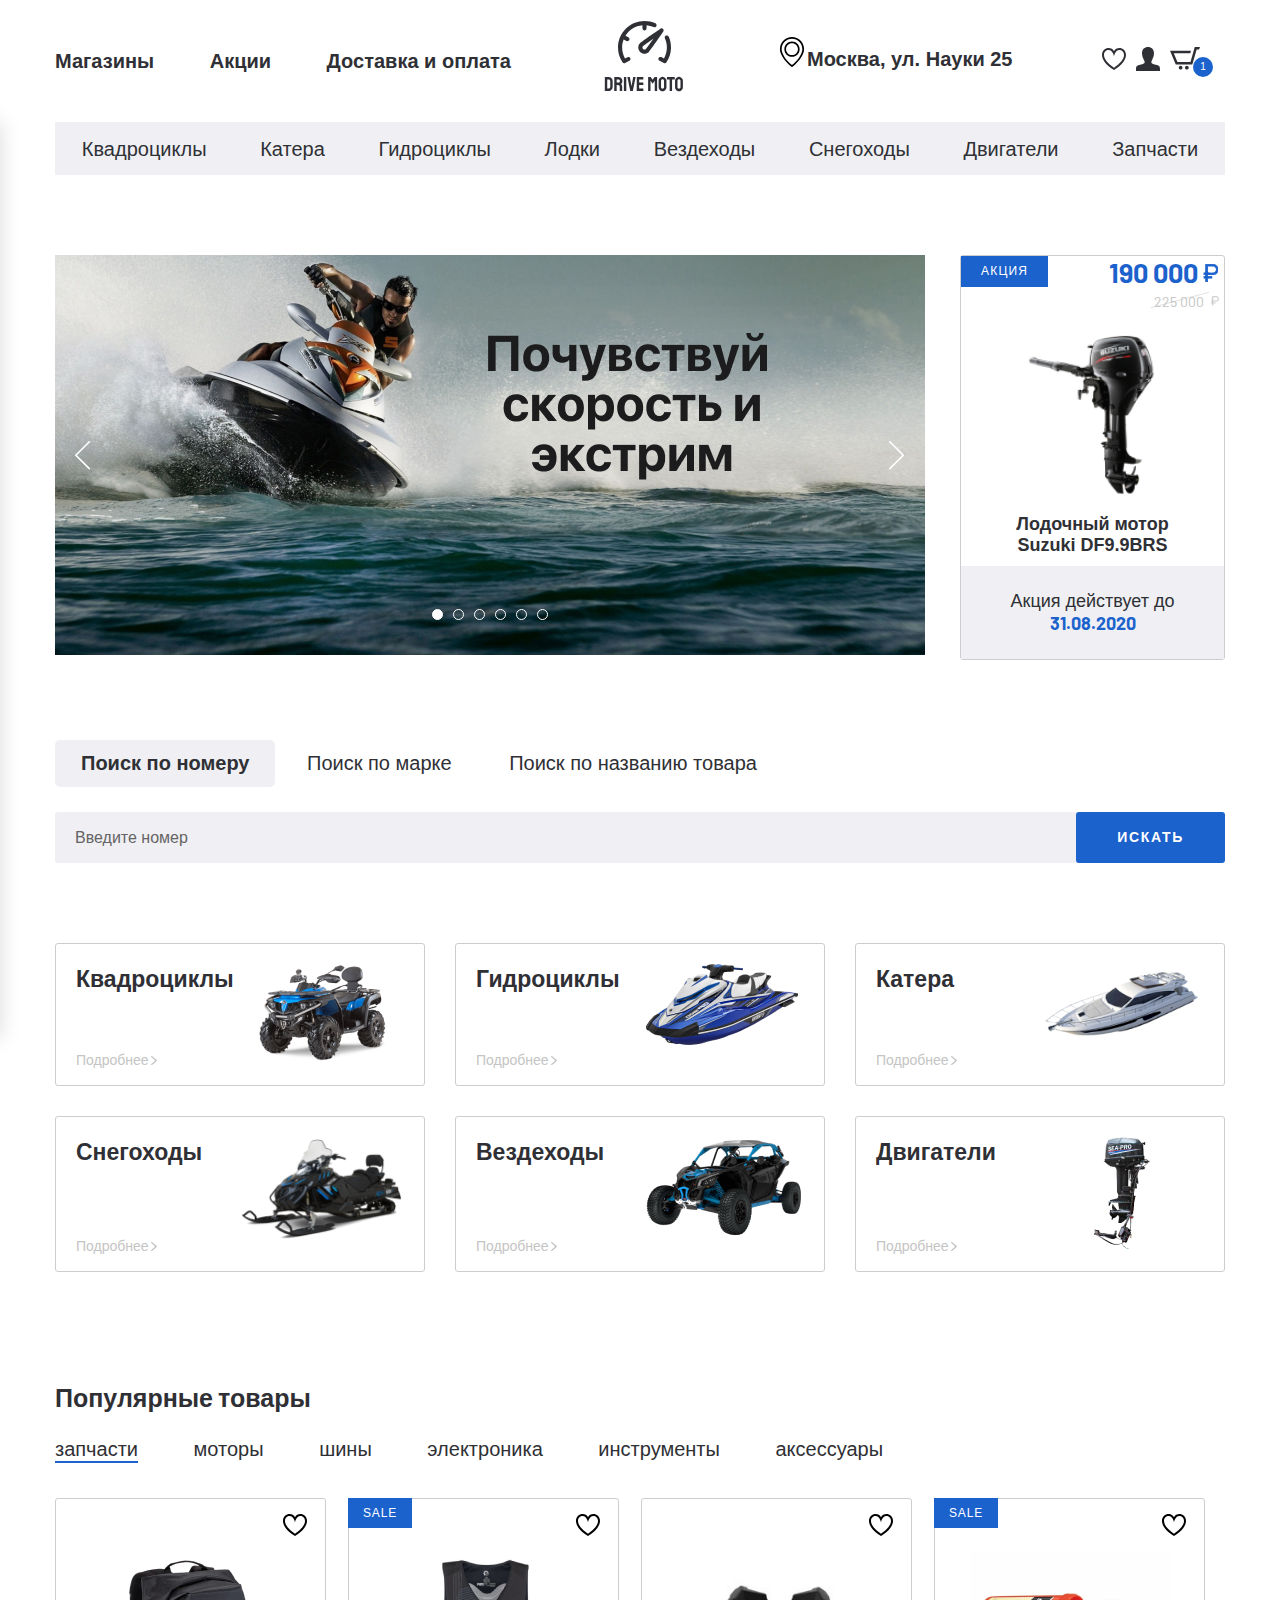
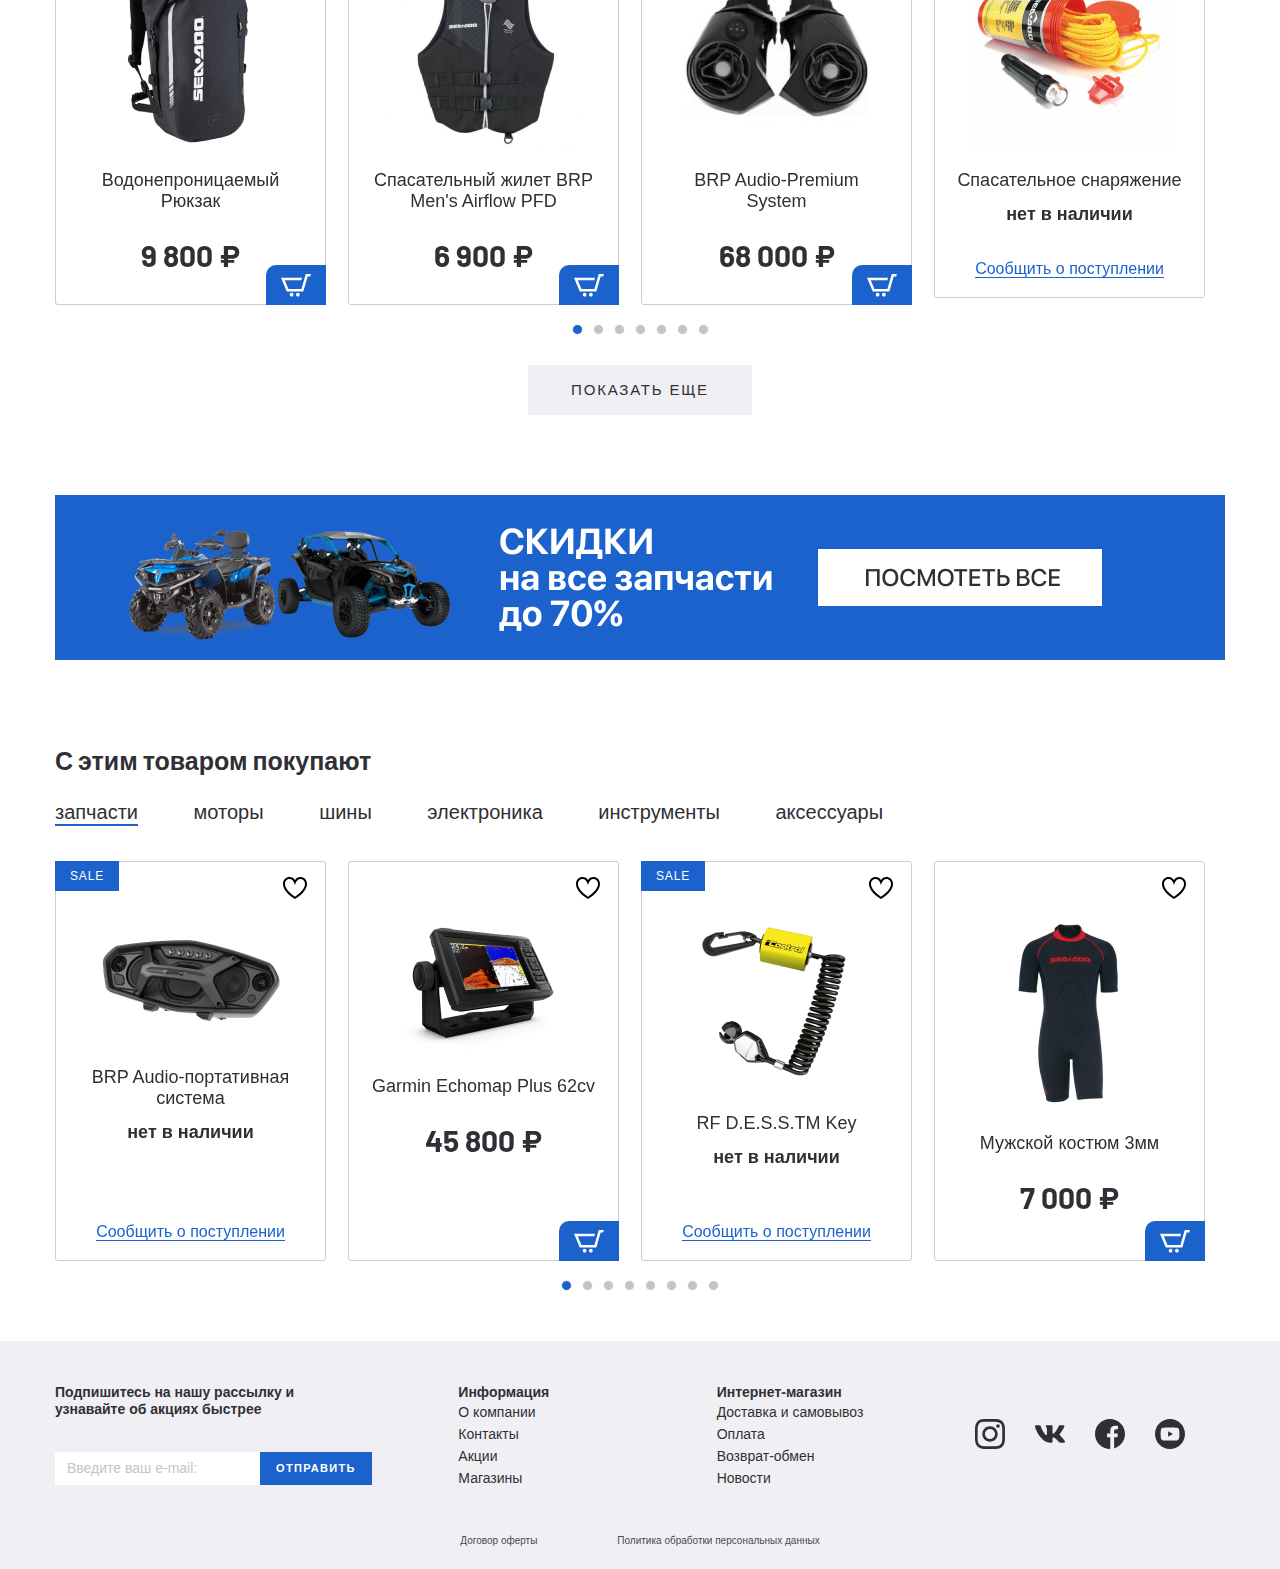
<file: index.html>
<!DOCTYPE html>
<html lang="ru">
  <head>
    <meta charset="UTF-8" />
    <meta name="viewport" content="width=device-width, initial-scale=1.0" />
    <meta http-equiv="X-UA-Compatible" content="ie=edge" />
    <title>Shop</title>
    <link href="https://fonts.googleapis.com/css2?family=Barlow:wght@400;700&display=swap" rel="stylesheet" />
    <link rel="stylesheet" href="css/normalize.css" />
    <link rel="stylesheet" href="css/slick.css" />
    <link rel="stylesheet" href="css/fonts.css" />
    <link rel="stylesheet" href="css/ion.rangeSlider.css" />
    <link rel="stylesheet" href="css/jquery.formstyler.css" />
    <link rel="stylesheet" href="css/jquery.formstyler.theme.css" />
    <link rel="stylesheet" href="css/jquery.rateyo.min.css" />
    <link rel="stylesheet" href="css/style.css" />
    <link rel="stylesheet" href="css/media.css" />
  </head>
  <body>
    <header class="header">
      <div class="header__top">
        <div class="container">
          <div class="header__top-inner">
            <nav class="menu">
              <button class="menu__btn">
                <div class="menu__btn-line"></div>
                <div class="menu__btn-line"></div>
                <div class="menu__btn-line"></div>
              </button>
              <ul class="menu__list">
                <li class="menu__item">
                  <a class="menu__link" href="#">Магазины</a>
                </li>
                <li class="menu__item">
                  <a class="menu__link" href="#">Акции</a>
                </li>
                <li class="menu__item">
                  <a class="menu__link" href="#">Доставка и оплата</a>
                </li>
              </ul>
            </nav>
            <a class="logo" href="#">
              <img class="logo__img" src="images/logo.svg" alt="logo" />
            </a>
            <div class="header__box">
              <p class="header__adress">Москва, ул. Науки 25</p>
              <ul class="user-list">
                <li class="user-list__item">
                  <a class="user-list__link" href="#">
                    <img src="images/heart.svg" alt="" />
                  </a>
                </li>
                <li class="user-list__item">
                  <a class="user-list__link" href="#">
                    <img src="images/user.svg" alt="" />
                  </a>
                </li>
                <li class="user-list__item">
                  <a class="user-list__link basket" href="#">
                    <img src="images/basket.svg" alt="" />
                    <p class="basket__num">1</p>
                  </a>
                </li>
              </ul>
            </div>
          </div>
        </div>
      </div>
      <ul class="menu-mobile__list">
        <li class="menu-mobile__item">
          <a class="menu-mobile__link" href="#">
            <img class="menu-mobile__img" src="images/user.svg" alt="">
            <p>Войти</p>
          </a>
        </li>
        <li class="menu-mobile__item">
          <a class="menu-mobile__link" href="#">
            <img class="menu-mobile__img" src="images/user.svg" alt="">
            <p>Регистрация</p>
          </a>
        </li>
        <li class="menu-mobile__item">
          <a class="menu-mobile__link" href="#">
            <img class="menu-mobile__img" src="images/heart.svg" alt="">
            <p>Избранное</p>
          </a>
        </li>
        <li class="menu-mobile__item">
          <a class="menu-mobile__link" href="#">
            <img class="menu-mobile__img" src="images/basket.svg" alt="">
            <p>Корзина</p>
          </a>
        </li>
        <li class="menu-mobile__item">
          <a class="menu-mobile__link" href="#">
            <img class="menu-mobile__img" src="images/house.svg" alt="">
            <p>Магазины</p>
          </a>
        </li>
        <li class="menu-mobile__item">
          <a class="menu-mobile__link" href="#">
            <img class="menu-mobile__img" src="images/procent.svg" alt="">
            <p>Акции</p>
          </a>
        </li>
        <li class="menu-mobile__item">
          <a class="menu-mobile__link" href="#">
            <img class="menu-mobile__img" src="images/box.svg" alt="">
            <p>Доставка и оплата</p>
          </a>
        </li>
        <li class="menu-mobile__item">
          <a class="menu-mobile__link" href="#">
            <p>Квадроциклы</p>
          </a>
        </li>
        <li class="menu-mobile__item">
          <a class="menu-mobile__link" href="#">
            <p>Катера</p>
          </a>
        </li>
        <li class="menu-mobile__item">
          <a class="menu-mobile__link" href="#">
            <p>Гидроциклы</p>
          </a>
        </li>
        <li class="menu-mobile__item">
          <a class="menu-mobile__link" href="#">
            <p>Лодки</p>
          </a>
        </li>
        <li class="menu-mobile__item">
          <a class="menu-mobile__link" href="#">
            <p>Вездеходы</p>
          </a>
        </li>
        <li class="menu-mobile__item">
          <a class="menu-mobile__link" href="#">
            <p>Снегоходы</p>
          </a>
        </li>
        <li class="menu-mobile__item">
          <a class="menu-mobile__link" href="#">
            <p>Двигатели</p>
          </a>
        </li>
        <li class="menu-mobile__item">
          <a class="menu-mobile__link" href="#">
            <p>Запчасти</p>
          </a>
        </li>
      </ul>
      <div class="menu__mobile-linewrapper">
        <ul class="menu__mobile-line">
          <li class="menu__item">
            <a class="menu__link" href="#">Магазины</a>
          </li>
          <li class="menu__item">
            <a class="menu__link" href="#">Акции</a>
          </li>
          <li class="menu__item">
            <a class="menu__link" href="#">Доставка и оплата</a>
          </li>
        </ul>
      </div>
      <div class="header__bottom">
        <div class="container">
          <ul class="menu-categories">
            <li class="menu-categories__item">
              <a class="menu-categories__link" href="#">Квадроциклы</a>
            </li>
            <li class="menu-categories__item">
              <a class="menu-categories__link" href="#">Катера</a>
            </li>
            <li class="menu-categories__item">
              <a class="menu-categories__link" href="#">Гидроциклы</a>
            </li>
            <li class="menu-categories__item">
              <a class="menu-categories__link" href="#">Лодки</a>
            </li>
            <li class="menu-categories__item">
              <a class="menu-categories__link" href="#">Вездеходы</a>
            </li>
            <li class="menu-categories__item">
              <a class="menu-categories__link" href="#">Снегоходы</a>
            </li>
            <li class="menu-categories__item">
              <a class="menu-categories__link" href="#">Двигатели</a>
            </li>
            <li class="menu-categories__item">
              <a class="menu-categories__link" href="#">Запчасти</a>
            </li>
          </ul>
        </div>
      </div>
    </header>

    <section class="banner-section page-section">
      <div class="container">
        <div class="banner-section__inner">
          <div class="banner-section__slider">
            <a class="banner-section__slider-item" href="#">
              <img
                class="banner-section__slider-img"
                src="images/banner-slider.jpg"
                alt=""
              />
            </a>
            <a class="banner-section__slider-item" href="#">
              <img
                class="banner-section__slider-img"
                src="images/banner-slider.jpg"
                alt=""
              />
            </a>
            <a class="banner-section__slider-item" href="#">
              <img
                class="banner-section__slider-img"
                src="images/banner-slider.jpg"
                alt=""
              />
            </a>
            <a class="banner-section__slider-item" href="#">
              <img
                class="banner-section__slider-img"
                src="images/banner-slider.jpg"
                alt=""
              />
            </a>
            <a class="banner-section__slider-item" href="#">
              <img
                class="banner-section__slider-img"
                src="images/banner-slider.jpg"
                alt=""
              />
            </a>
            <a class="banner-section__slider-item" href="#">
              <img
                class="banner-section__slider-img"
                src="images/banner-slider.jpg"
                alt=""
              />
            </a>
          </div>
          <a class="banner-section__item sale-item" href="#">
            <div class="sale-item__top">
              <p class="sale-item__info">акция</p>
              <div class="sale-item__price">
                <div class="price sale-item__price-new">190 000</div>
                <div class="price sale-item__price-old">225 000</div>
              </div>
            </div>
            <img
              class="sale-item__img"
              src="images/content/sale-1.png"
              alt=""
            />
            <h5 class="sale-item__title">
              Лодочный мотор Suzuki&nbsp;DF9.9BRS
            </h5>
            <p class="sale-item__footer">
              Акция действует до <span>31.08.2020</span>
            </p>
          </a>
        </div>
      </div>
    </section>

    <div class="search page-section">
      <div class="container">
        <div class="search__inner">
          <div class="search__tabs tabs-wrapper">
            <div class="mobile-overflow">
              <a class="tab search__tabs-item tab--active" href="#tab-1">Поиск по номеру</a>
              <a class="tab search__tabs-item" href="#tab-2">Поиск по марке</a>
              <a class="tab search__tabs-item" href="#tab-3">Поиск по названию товара</a>
            </div>
          </div>
          <div class="search__content">
            <div id="tab-1" class="tabs-content search__content-item tabs-content--active">
              <form class="search__content-form">
                <input class="search__content-input" type="text" placeholder="Введите номер" />
                <button class="search__content-btn" type="submit">
                  искать
                </button>
              </form>
            </div>
            <div id="tab-2" class="tabs-content search__content-item">
              <form class="search__content-form">
                <input class="search__content-input" type="text" placeholder="Введите марку" />
                <button class="search__content-btn" type="submit">
                  искать
                </button>
              </form>
            </div>
            <div id="tab-3" class="tabs-content search__content-item">
              <form class="search__content-form">
                <input class="search__content-input" type="text" placeholder="Введите название товара" />
                <button class="search__content-btn" type="submit">
                  искать
                </button>
              </form>
            </div>
          </div>
        </div>
      </div>
    </div>

    <section class="categories page-section">
      <div class="container">
        <div class="categories__inner">
          <a class="categories__item" href="#">
            <div class="categories__item-info">
              <h4 class="categories__item-title">Квадроциклы</h4>
              <p class="categories__item-text">Подробнее</p>
            </div>
            <div class="categories__item-img">
              <img src="images/categories-1.png" alt="" />
            </div>
          </a>
          <a class="categories__item" href="#">
            <div class="categories__item-info">
              <h4 class="categories__item-title">Гидроциклы</h4>
              <p class="categories__item-text">Подробнее</p>
            </div>
            <div class="categories__item-img">
              <img src="images/categories-2.png" alt="" />
            </div>
          </a>
          <a class="categories__item" href="#">
            <div class="categories__item-info">
              <h4 class="categories__item-title">Катера</h4>
              <p class="categories__item-text">Подробнее</p>
            </div>
            <div class="categories__item-img">
              <img src="images/categories-3.png" alt="" />
            </div>
          </a>
          <a class="categories__item" href="#">
            <div class="categories__item-info">
              <h4 class="categories__item-title">Снегоходы</h4>
              <p class="categories__item-text">Подробнее</p>
            </div>
            <div class="categories__item-img">
              <img src="images/categories-4.png" alt="" />
            </div>
          </a>
          <a class="categories__item" href="#">
            <div class="categories__item-info">
              <h4 class="categories__item-title">Вездеходы</h4>
              <p class="categories__item-text">Подробнее</p>
            </div>
            <div class="categories__item-img">
              <img src="images/categories-5.png" alt="" />
            </div>
          </a>
          <a class="categories__item" href="#">
            <div class="categories__item-info">
              <h4 class="categories__item-title">Двигатели</h4>
              <p class="categories__item-text">Подробнее</p>
            </div>
            <div class="categories__item-img">
              <img src="images/categories-6.png" alt="" />
            </div>
          </a>
        </div>
      </div>
    </section>

    <section class="products">
      <div class="container">
        <div class="products__inner">
          <h3 class="product__title">Популярные товары</h3>
          <div class="tabs-wrapper">
            <div class="tabs products__tabs mobile-overflow">
              <a class="tab products__tab tab--active" href="#product-tab-1">запчасти</a>
              <a class="tab products__tab" href="#product-tab-2">моторы</a>
              <a class="tab products__tab" href="#product-tab-3">шины</a>
              <a class="tab products__tab" href="#product-tab-4">электроника</a>
              <a class="tab products__tab" href="#product-tab-5">инструменты</a>
              <a class="tab products__tab" href="#product-tab-6">аксессуары</a>
            </div>
          </div>
            <div class="tabs-container products__container">
              <div id="product-tab-1" class="tabs-content products__content tabs-content--active">
                <div class="product-slider">
                  <div class="product-slider__item">
                    <div class="product-item__wrapper">
                      <button class="product-item__favorite"></button>
                      <button class="product-item__basket">
                        <img src="images/basket-white.svg" alt="" />
                      </button>
                      <a class="product-item__notify-link" href="#"><span>Сообщить о поступлении</span></a>
                      <a class="product-item" href="#">
                        <p class="product-item__hover-text">посмотреть товар</p>
                        <img class="product-item__img" src="images/content/product-1.png" alt="" />
                        <h4 class="product-item__title">
                          Водонепроницаемый Рюкзак
                        </h4>
                        <p class="price product-item__price">9 800 &#8381;</p>
                        <p class="product-item__notify-text">нет в наличии</p>
                      </a>
                    </div>
                  </div>
                  <div class="product-slider__item">
                    <div class="product-item__wrapper">
                      <button class="product-item__favorite"></button>
                      <button class="product-item__basket">
                        <img src="images/basket-white.svg" alt="" />
                      </button>
                      <a class="product-item__notify-link" href="#"><span>Сообщить о поступлении</span></a>
                      <a class="product-item product-item--sale" href="#">
                        <p class="product-item__hover-text">посмотреть товар</p>
                        <img class="product-item__img" src="images/content/product-2.png" alt="" />
                        <h4 class="product-item__title">
                          Спасательный жилет BRP Men's Airflow PFD
                        </h4>
                        <p class="price product-item__price">6 900 &#8381;</p>
                        <p class="product-item__notify-text">нет в наличии</p>
                      </a>
                    </div>
                  </div>
                  <div class="product-slider__item">
                    <div class="product-item__wrapper">
                      <button class="product-item__favorite"></button>
                      <button class="product-item__basket">
                        <img src="images/basket-white.svg" alt="" />
                      </button>
                      <a class="product-item__notify-link" href="#"
                        ><span>Сообщить о поступлении</span></a
                      >
                      <a class="product-item" href="#">
                        <p class="product-item__hover-text">посмотреть товар</p>
                        <img
                          class="product-item__img"
                          src="images/content/product-3.png"
                          alt=""
                        />
                        <h4 class="product-item__title">
                          BRP Audio-Premium System
                        </h4>
                        <p class="price product-item__price">68 000 &#8381;</p>
                        <p class="product-item__notify-text">нет в наличии</p>
                      </a>
                    </div>
                  </div>
                  <div class="product-slider__item">
                    <div
                      class="product-item__wrapper product-item__not-available"
                    >
                      <button class="product-item__favorite"></button>
                      <button class="product-item__basket">
                        <img src="images/basket-white.svg" alt="" />
                      </button>
                      <a class="product-item__notify-link" href="#"
                        ><span>Сообщить о поступлении</span></a
                      >
                      <a class="product-item product-item--sale" href="#">
                        <p class="product-item__hover-text">посмотреть товар</p>
                        <img
                          nclass="product-item__img"
                          src="images/content/product-4.png"
                          alt=""
                        />
                        <h4 class="product-item__title">
                          Спасательное снаряжение
                        </h4>
                        <p class="price product-item__price">9 800 &#8381;</p>
                        <p class="product-item__notify-text">нет в наличии</p>
                      </a>
                    </div>
                  </div>
                  <div class="product-slider__item">
                    <div class="product-item__wrapper">
                      <button class="product-item__favorite"></button>
                      <button class="product-item__basket">
                        <img src="images/basket-white.svg" alt="" />
                      </button>
                      <a class="product-item__notify-link" href="#"
                        ><span>Сообщить о поступлении</span></a
                      >
                      <a class="product-item product-item--sale" href="#">
                        <p class="product-item__hover-text">посмотреть товар</p>
                        <img
                          class="product-item__img"
                          src="images/content/product-1.png"
                          alt=""
                        />
                        <h4 class="product-item__title">
                          Водонепроницаемый Рюкзак
                        </h4>
                        <p class="price product-item__price">9 800 &#8381;</p>
                        <p class="product-item__notify-text">нет в наличии</p>
                      </a>
                    </div>
                  </div>
                  <div class="product-slider__item">
                    <div class="product-item__wrapper">
                      <button class="product-item__favorite"></button>
                      <button class="product-item__basket">
                        <img src="images/basket-white.svg" alt="" />
                      </button>
                      <a class="product-item__notify-link" href="#">
                        <span>Сообщить о поступлении</span></a
                      >
                      <a class="product-item product-item--sale" href="#">
                        <p class="product-item__hover-text">посмотреть товар</p>
                        <img
                          class="product-item__img"
                          src="images/content/product-1.png"
                          alt=""
                        />
                        <h4 class="product-item__title">
                          Водонепроницаемый Рюкзак
                        </h4>
                        <p class="price product-item__price">9 800 &#8381;</p>
                        <p class="product-item__notify-text">нет в наличии</p>
                      </a>
                    </div>
                  </div>
                  <div class="product-slider__item">
                    <div class="product-item__wrapper">
                      <button class="product-item__favorite"></button>
                      <button class="product-item__basket">
                        <img src="images/basket-white.svg" alt="" />
                      </button>
                      <a class="product-item__notify-link" href="#">
                        <span>Сообщить о поступлении</span></a
                      >
                      <a class="product-item product-item--sale" href="#">
                        <p class="product-item__hover-text">посмотреть товар</p>
                        <img
                          class="product-item__img"
                          src="images/content/product-1.png"
                          alt=""
                        />
                        <h4 class="product-item__title">
                          Водонепроницаемый Рюкзак
                        </h4>
                        <p class="price product-item__price">9 800 &#8381;</p>
                        <p class="product-item__notify-text">нет в наличии</p>
                      </a>
                    </div>
                  </div>
                </div>
              </div>
              <div id="product-tab-2" class="tabs-content products__content">
                <div class="product-slider">
                  <div class="product-slider__item">
                    <div class="product-item__wrapper">
                      <button class="product-item__favorite"></button>
                      <button class="product-item__basket">
                        <img src="images/basket-white.svg" alt="" />
                      </button>
                      <a class="product-item__notify-link" href="#">
                        <span>Сообщить о поступлении</span></a
                      >
                      <a class="product-item" href="#">
                        <p class="product-item__hover-text">посмотреть товар</p>
                        <img
                          class="product-item__img"
                          src="images/content/product-1.png"
                          alt=""
                        />
                        <h4 class="product-item__title">
                          Водонепроницаемый Рюкзак
                        </h4>
                        <p class="price product-item__price">9 800 &#8381;</p>
                        <p class="product-item__notify-text">нет в наличии</p>
                      </a>
                    </div>
                  </div>
                  <div class="product-slider__item">
                    <div class="product-item__wrapper">
                      <button class="product-item__favorite"></button>
                      <button class="product-item__basket">
                        <img src="images/basket-white.svg" alt="" />
                      </button>
                      <a class="product-item__notify-link" href="#">
                        <span>Сообщить о поступлении</span></a
                      >
                      <a class="product-item product-item--sale" href="#">
                        <p class="product-item__hover-text">посмотреть товар</p>
                        <img
                          class="product-item__img"
                          src="images/content/product-1.png"
                          alt=""
                        />
                        <h4 class="product-item__title">
                          Водонепроницаемый Рюкзак
                        </h4>
                        <p class="price product-item__price">9 800 &#8381;</p>
                        <p class="product-item__notify-text">нет в наличии</p>
                      </a>
                    </div>
                  </div>
                  <div class="product-slider__item">
                    <div
                      class="product-item__wrapper product-item__not-available"
                    >
                      <button class="product-item__favorite"></button>
                      <button class="product-item__basket">
                        <img src="images/basket-white.svg" alt="" />
                      </button>
                      <a class="product-item__notify-link" href="#">
                        <span>Сообщить о поступлении</span></a
                      >
                      <a class="product-item product-item--sale" href="#">
                        <p class="product-item__hover-text">посмотреть товар</p>
                        <img
                          class="product-item__img"
                          src="images/content/product-1.png"
                          alt=""
                        />
                        <h4 class="product-item__title">
                          Водонепроницаемый Рюкзак
                        </h4>
                        <p class="price product-item__price">9 800 &#8381;</p>
                        <p class="product-item__notify-text">нет в наличии</p>
                      </a>
                    </div>
                  </div>
                  <div class="product-slider__item">
                    <div class="product-item__wrapper">
                      <button class="product-item__favorite"></button>
                      <button class="product-item__basket">
                        <img src="images/basket-white.svg" alt="" />
                      </button>
                      <a class="product-item__notify-link" href="#">
                        <span>Сообщить о поступлении</span></a
                      >
                      <a class="product-item product-item--sale" href="#">
                        <p class="product-item__hover-text">посмотреть товар</p>
                        <img
                          class="product-item__img"
                          src="images/content/product-1.png"
                          alt=""
                        />
                        <h4 class="product-item__title">
                          Водонепроницаемый Рюкзак
                        </h4>
                        <p class="price product-item__price">9 800 &#8381;</p>
                        <p class="product-item__notify-text">нет в наличии</p>
                      </a>
                    </div>
                  </div>
                  <div class="product-slider__item">
                    <div class="product-item__wrapper">
                      <button class="product-item__favorite"></button>
                      <button class="product-item__basket">
                        <img src="images/basket-white.svg" alt="" />
                      </button>
                      <a class="product-item__notify-link" href="#">
                        <span>Сообщить о поступлении</span></a
                      >
                      <a class="product-item product-item--sale" href="#">
                        <p class="product-item__hover-text">посмотреть товар</p>
                        <img
                          class="product-item__img"
                          src="images/content/product-1.png"
                          alt=""
                        />
                        <h4 class="product-item__title">
                          Водонепроницаемый Рюкзак
                        </h4>
                        <p class="price product-item__price">9 800 &#8381;</p>
                        <p class="product-item__notify-text">нет в наличии</p>
                      </a>
                    </div>
                  </div>
                  <div class="product-slider__item">
                    <div class="product-item__wrapper">
                      <button class="product-item__favorite"></button>
                      <button class="product-item__basket">
                        <img src="images/basket-white.svg" alt="" />
                      </button>
                      <a class="product-item__notify-link" href="#">
                        <span>Сообщить о поступлении</span></a
                      >
                      <a class="product-item product-item--sale" href="#">
                        <p class="product-item__hover-text">посмотреть товар</p>
                        <img
                          class="product-item__img"
                          src="images/content/product-1.png"
                          alt=""
                        />
                        <h4 class="product-item__title">
                          Водонепроницаемый Рюкзак
                        </h4>
                        <p class="price product-item__price">9 800 &#8381;</p>
                        <p class="product-item__notify-text">нет в наличии</p>
                      </a>
                    </div>
                  </div>
                  <div class="product-slider__item">
                    <div class="product-item__wrapper">
                      <button class="product-item__favorite"></button>
                      <button class="product-item__basket">
                        <img src="images/basket-white.svg" alt="" />
                      </button>
                      <a class="product-item__notify-link" href="#">
                        <span>Сообщить о поступлении</span></a
                      >
                      <a class="product-item product-item--sale" href="#">
                        <p class="product-item__hover-text">посмотреть товар</p>
                        <img
                          class="product-item__img"
                          src="images/content/product-1.png"
                          alt=""
                        />
                        <h4 class="product-item__title">
                          Водонепроницаемый Рюкзак
                        </h4>
                        <p class="price product-item__price">9 800 &#8381;</p>
                        <p class="product-item__notify-text">нет в наличии</p>
                      </a>
                    </div>
                  </div>
                </div>
              </div>
              <div id="product-tab-3" class="tabs-content products__content">
                slider-3
              </div>
              <div id="product-tab-4" class="tabs-content products__content">
                slider-4
              </div>
              <div id="product-tab-5" class="tabs-content products__content">
                slider-5
              </div>
              <div id="product-tab-6" class="tabs-content products__content">
                slider-6
              </div>
            </div>
          <div class="product__more">
            <a class="product__more-link" href="#">Показать еще</a>
          </div>
        </div>
      </div>
    </section>

    <div class="banner">
      <div class="container">
        <a class="banner__link" href="#">
          <img src="images/content/banner.jpg" alt="" />
        </a>
      </div>
    </div>

    <section class="products">
      <div class="container">
        <div class="products__inner">
          <h3 class="product__title">С этим товаром покупают</h3>
          <div class="tabs-wrapper">
            <div class="tabs products__tabs mobile-overflow">
              <a class="tab products__tab tab--active" href="#popular-tab-1"
                >запчасти</a
              >
              <a class="tab products__tab" href="#popular-tab-2">моторы</a>
              <a class="tab products__tab" href="#popular-tab-3">шины</a>
              <a class="tab products__tab" href="#popular-tab-4">электроника</a>
              <a class="tab products__tab" href="#popular-tab-5">инструменты</a>
              <a class="tab products__tab" href="#popular-tab-6">аксессуары</a>
            </div>
          </div>
          <div class="tabs-container products__container">
            <div
              id="popular-tab-1"
              class="tabs-content products__content tabs-content--active"
            >
              <div class="product-slider">
                <div class="product-slider__item">
                  <div
                    class="product-item__wrapper product-item__not-available"
                  >
                    <button class="product-item__favorite"></button>
                    <button class="product-item__basket">
                      <img src="images/basket-white.svg" alt="" />
                    </button>
                    <a class="product-item__notify-link" href="#">
                      <span>Сообщить о поступлении</span></a
                    >
                    <a class="product-item product-item--sale" href="#">
                      <p class="product-item__hover-text">посмотреть товар</p>
                      <img
                        class="product-item__img"
                        src="images/content/popular-1.png"
                        alt=""
                      />
                      <h4 class="product-item__title">
                        BRP Audio-портативная система
                      </h4>
                      <p class="price product-item__price">9 800 &#8381;</p>
                      <p class="product-item__notify-text">нет в наличии</p>
                    </a>
                  </div>
                </div>
                <div class="product-slider__item">
                  <div class="product-item__wrapper">
                    <button class="product-item__favorite"></button>
                    <button class="product-item__basket">
                      <img src="images/basket-white.svg" alt="" />
                    </button>
                    <a class="product-item__notify-link" href="#">
                      <span>Сообщить о поступлении</span></a
                    >
                    <a class="product-item" href="#">
                      <p class="product-item__hover-text">посмотреть товар</p>
                      <img
                        class="product-item__img"
                        src="images/content/popular-2.png"
                        alt=""
                      />
                      <h4 class="product-item__title">
                        Garmin Echomap Plus 62cv
                      </h4>
                      <p class="price product-item__price">45 800 &#8381;</p>
                      <p class="product-item__notify-text">нет в наличии</p>
                    </a>
                  </div>
                </div>
                <div class="product-slider__item">
                  <div
                    class="product-item__wrapper product-item__not-available"
                  >
                    <button class="product-item__favorite"></button>
                    <button class="product-item__basket">
                      <img src="images/basket-white.svg" alt="" />
                    </button>
                    <a class="product-item__notify-link" href="#">
                      <span>Сообщить о поступлении</span></a
                    >
                    <a class="product-item product-item--sale" href="#">
                      <p class="product-item__hover-text">посмотреть товар</p>
                      <img
                        class="product-item__img"
                        src="images/content/popular-3.png"
                        alt=""
                      />
                      <h4 class="product-item__title">RF D.E.S.S.TM Key</h4>
                      <p class="price product-item__price">68 000 &#8381;</p>
                      <p class="product-item__notify-text">нет в наличии</p>
                    </a>
                  </div>
                </div>
                <div class="product-slider__item">
                  <div class="product-item__wrapper">
                    <button class="product-item__favorite"></button>
                    <button class="product-item__basket">
                      <img src="images/basket-white.svg" alt="" />
                    </button>
                    <a class="product-item__notify-link" href="#">
                      <span>Сообщить о поступлении</span></a
                    >
                    <a class="product-item" href="#">
                      <p class="product-item__hover-text">посмотреть товар</p>
                      <img
                        class="product-item__img"
                        src="images/content/popular-4.png"
                        alt=""
                      />
                      <h4 class="product-item__title">Мужской костюм 3мм</h4>
                      <p class="price product-item__price">7 000 &#8381;</p>
                      <p class="product-item__notify-text">нет в наличии</p>
                    </a>
                  </div>
                </div>
                <div class="product-slider__item">
                  <div
                    class="product-item__wrapper product-item__not-available"
                  >
                    <button class="product-item__favorite"></button>
                    <button class="product-item__basket">
                      <img src="images/basket-white.svg" alt="" />
                    </button>
                    <a class="product-item__notify-link" href="#">
                      <span>Сообщить о поступлении</span></a
                    >
                    <a class="product-item product-item--sale" href="#">
                      <p class="product-item__hover-text">посмотреть товар</p>
                      <img
                        class="product-item__img"
                        src="images/content/popular-1.png"
                        alt=""
                      />
                      <h4 class="product-item__title">
                        BRP Audio-портативная система
                      </h4>
                      <p class="price product-item__price">9 800 &#8381;</p>
                      <p class="product-item__notify-text">нет в наличии</p>
                    </a>
                  </div>
                </div>
                <div class="product-slider__item">
                  <div class="product-item__wrapper">
                    <button class="product-item__favorite"></button>
                    <button class="product-item__basket">
                      <img src="images/basket-white.svg" alt="" />
                    </button>
                    <a class="product-item__notify-link" href="#">
                      <span>Сообщить о поступлении</span></a
                    >
                    <a class="product-item" href="#">
                      <p class="product-item__hover-text">посмотреть товар</p>
                      <img
                        class="product-item__img"
                        src="images/content/popular-2.png"
                        alt=""
                      />
                      <h4 class="product-item__title">
                        Garmin Echomap Plus 62cv
                      </h4>
                      <p class="price product-item__price">45 800 &#8381;</p>
                      <p class="product-item__notify-text">нет в наличии</p>
                    </a>
                  </div>
                </div>
                <div class="product-slider__item">
                  <div
                    class="product-item__wrapper product-item__not-available"
                  >
                    <button class="product-item__favorite"></button>
                    <button class="product-item__basket">
                      <img src="images/basket-white.svg" alt="" />
                    </button>
                    <a class="product-item__notify-link" href="#">
                      <span>Сообщить о поступлении</span></a
                    >
                    <a class="product-item product-item--sale" href="#">
                      <p class="product-item__hover-text">посмотреть товар</p>
                      <img
                        class="product-item__img"
                        src="images/content/popular-3.png"
                        alt=""
                      />
                      <h4 class="product-item__title">RF D.E.S.S.TM Key</h4>
                      <p class="price product-item__price">68 000 &#8381;</p>
                      <p class="product-item__notify-text">нет в наличии</p>
                    </a>
                  </div>
                </div>
                <div class="product-slider__item">
                  <div class="product-item__wrapper">
                    <button class="product-item__favorite"></button>
                    <button class="product-item__basket">
                      <img src="images/basket-white.svg" alt="" />
                    </button>
                    <a class="product-item__notify-link" href="#">
                      <span>Сообщить о поступлении</span></a
                    >
                    <a class="product-item" href="#">
                      <p class="product-item__hover-text">посмотреть товар</p>
                      <img
                        class="product-item__img"
                        src="images/content/popular-4.png"
                        alt=""
                      />
                      <h4 class="product-item__title">Мужской костюм 3мм</h4>
                      <p class="price product-item__price">7 000 &#8381;</p>
                      <p class="product-item__notify-text">нет в наличии</p>
                    </a>
                  </div>
                </div>
              </div>
            </div>
            <div id="popular-tab-2" class="tabs-content products__content">
              <div class="product-slider">
                <div class="product-slider__item">
                  <div class="product-item__wrapper">
                    <button class="product-item__favorite"></button>
                    <button class="product-item__basket">
                      <img src="images/basket-white.svg" alt="" />
                    </button>
                    <a class="product-item__notify-link" href="#">
                      <span>Сообщить о поступлении</span></a
                    >
                    <a class="product-item" href="#">
                      <p class="product-item__hover-text">посмотреть товар</p>
                      <img
                        class="product-item__img"
                        src="images/content/product-1.png"
                        alt=""
                      />
                      <h4 class="product-item__title">
                        Водонепроницаемый Рюкзак
                      </h4>
                      <p class="price product-item__price">9 800 &#8381;</p>
                      <p class="product-item__notify-text">нет в наличии</p>
                    </a>
                  </div>
                </div>
                <div class="product-slider__item">
                  <div class="product-item__wrapper">
                    <button class="product-item__favorite"></button>
                    <button class="product-item__basket">
                      <img src="images/basket-white.svg" alt="" />
                    </button>
                    <a class="product-item__notify-link" href="#">
                      <span>Сообщить о поступлении</span></a
                    >
                    <a class="product-item product-item--sale" href="#">
                      <p class="product-item__hover-text">посмотреть товар</p>
                      <img
                        class="product-item__img"
                        src="images/content/product-1.png"
                        alt=""
                      />
                      <h4 class="product-item__title">
                        Водонепроницаемый Рюкзак
                      </h4>
                      <p class="price product-item__price">9 800 &#8381;</p>
                      <p class="product-item__notify-text">нет в наличии</p>
                    </a>
                  </div>
                </div>
                <div class="product-slider__item">
                  <div
                    class="product-item__wrapper product-item__not-available"
                  >
                    <button class="product-item__favorite"></button>
                    <button class="product-item__basket">
                      <img src="images/basket-white.svg" alt="" />
                    </button>
                    <a class="product-item__notify-link" href="#">
                      <span>Сообщить о поступлении</span></a
                    >
                    <a class="product-item product-item--sale" href="#">
                      <p class="product-item__hover-text">посмотреть товар</p>
                      <img
                        class="product-item__img"
                        src="images/content/product-1.png"
                        alt=""
                      />
                      <h4 class="product-item__title">
                        Водонепроницаемый Рюкзак
                      </h4>
                      <p class="price product-item__price">9 800 &#8381;</p>
                      <p class="product-item__notify-text">нет в наличии</p>
                    </a>
                  </div>
                </div>
                <div class="product-slider__item">
                  <div class="product-item__wrapper">
                    <button class="product-item__favorite"></button>
                    <button class="product-item__basket">
                      <img src="images/basket-white.svg" alt="" />
                    </button>
                    <a class="product-item__notify-link" href="#">
                      <span>Сообщить о поступлении</span></a
                    >
                    <a class="product-item product-item--sale" href="#">
                      <p class="product-item__hover-text">посмотреть товар</p>
                      <img
                        class="product-item__img"
                        src="images/content/product-1.png"
                        alt=""
                      />
                      <h4 class="product-item__title">
                        Водонепроницаемый Рюкзак
                      </h4>
                      <p class="price product-item__price">9 800 &#8381;</p>
                      <p class="product-item__notify-text">нет в наличии</p>
                    </a>
                  </div>
                </div>
                <div class="product-slider__item">
                  <div class="product-item__wrapper">
                    <button class="product-item__favorite"></button>
                    <button class="product-item__basket">
                      <img src="images/basket-white.svg" alt="" />
                    </button>
                    <a class="product-item__notify-link" href="#">
                      <span>Сообщить о поступлении</span></a
                    >
                    <a class="product-item product-item--sale" href="#">
                      <p class="product-item__hover-text">посмотреть товар</p>
                      <img
                        class="product-item__img"
                        src="images/content/product-1.png"
                        alt=""
                      />
                      <h4 class="product-item__title">
                        Водонепроницаемый Рюкзак
                      </h4>
                      <p class="price product-item__price">9 800 &#8381;</p>
                      <p class="product-item__notify-text">нет в наличии</p>
                    </a>
                  </div>
                </div>
                <div class="product-slider__item">
                  <div class="product-item__wrapper">
                    <button class="product-item__favorite"></button>
                    <button class="product-item__basket">
                      <img src="images/basket-white.svg" alt="" />
                    </button>
                    <a class="product-item__notify-link" href="#">
                      <span>Сообщить о поступлении</span></a
                    >
                    <a class="product-item product-item--sale" href="#">
                      <p class="product-item__hover-text">посмотреть товар</p>
                      <img
                        class="product-item__img"
                        src="images/content/product-1.png"
                        alt=""
                      />
                      <h4 class="product-item__title">
                        Водонепроницаемый Рюкзак
                      </h4>
                      <p class="price product-item__price">9 800 &#8381;</p>
                      <p class="product-item__notify-text">нет в наличии</p>
                    </a>
                  </div>
                </div>
                <div class="product-slider__item">
                  <div class="product-item__wrapper">
                    <button class="product-item__favorite"></button>
                    <button class="product-item__basket">
                      <img src="images/basket-white.svg" alt="" />
                    </button>
                    <a class="product-item__notify-link" href="#">
                      <span>Сообщить о поступлении</span></a
                    >
                    <a class="product-item product-item--sale" href="#">
                      <p class="product-item__hover-text">посмотреть товар</p>
                      <img
                        class="product-item__img"
                        src="images/content/product-1.png"
                        alt=""
                      />
                      <h4 class="product-item__title">
                        Водонепроницаемый Рюкзак
                      </h4>
                      <p class="price product-item__price">9 800 &#8381;</p>
                      <p class="product-item__notify-text">нет в наличии</p>
                    </a>
                  </div>
                </div>
              </div>
            </div>
            <div id="popular-tab-3" class="tabs-content products__content">
              slider-3
            </div>
            <div id="popular-tab-4" class="tabs-content products__content">
              slider-4
            </div>
            <div id="popular-tab-5" class="tabs-content products__content">
              slider-5
            </div>
            <div id="popular-tab-6" class="tabs-content products__content">
              slider-6
            </div>
          </div>
        </div>
      </div>
    </section>

    <footer class="footer">
      <div class="container">
        <div class="footer__top">
          <div class="footer__top-inner">
            <div class="footer__top-item footer__top-newslatter">
              <h6 class="footer__top-title">Подпишитесь на нашу рассылку и узнавайте об акциях быстрее</h6>
              <form class="footer-form">
                <input class="footer-form-input" type="text" placeholder="Введите ваш e-mail:" />
                <button class="footer-form__btn" type="submit">Отправить</button>
              </form>
            </div>
            <div class="footer__top-item footer__top-itemdrop">
              <h6 class="footer__top-title footer__topdrop">Информация</h6>
              <ul class="footer-list">
                <li class="footer-list__item"><a href="#">О компании</a></li>
                <li class="footer-list__item"><a href="#">Контакты</a></li>
                <li class="footer-list__item"><a href="#">Акции</a></li>
                <li class="footer-list__item"><a href="#">Магазины</a></li>
              </ul>
            </div>
            <div class="footer__top-item">
              <h6 class="footer__top-title footer__topdrop">Интернет-магазин</h6>
              <ul class="footer-list">
                <li class="footer-list__item"><a href="#">Доставка и самовывоз</a></li>
                <li class="footer-list__item"><a href="#">Оплата</a></li>
                <li class="footer-list__item"><a href="#">Возврат-обмен</a></li>
                <li class="footer-list__item"><a href="#">Новости</a></li>
              </ul>
            </div>
            <div class="footer__top-item footer__top-social">
              <ul class="social-list">
                <li class="social-list__item">
                  <a href="#">
                    <img src="images/instagram.svg" alt="" />
                  </a>
                </li>
                <li class="social-list__item">
                  <a href="#">
                    <img src="images/vkontakte.svg" alt="" />
                  </a>
                </li>
                <li class="social-list__item">
                  <a href="#">
                    <img src="images/facebook.svg" alt="" />
                  </a>
                </li>
                <li class="social-list__item">
                  <a href="#">
                    <img src="images/youtube.svg" alt="" />
                  </a>
                </li>
              </ul>
            </div>
          </div>
        </div>
        <div class="footer__bottom">
          <a class="footer__bottom-link" href="#">Договор оферты</a>
          <a class="footer__bottom-link" href="#">Политика обработки персональных данных</a>
        </div>
      </div>
    </footer>

    <script src="https://ajax.googleapis.com/ajax/libs/jquery/3.4.1/jquery.min.js"></script>
    <script src="js/slick.min.js"></script>
    <script src="js/ion.rangeSlider.min.js"></script>
    <script src="js/jquery.formstyler.min.js"></script>
    <script src="js/jquery.rateyo.min.js"></script>
    <script src="js/main.js"></script>
  </body>
</html>

<!-- <div class="tabs-wrapper">
  <div class="tabs">
    <a class="tab tab--active" href="#"></a>
  </div>
  <div class="tabs-container">
    <div class="tabs-content tabs-content--active"></div>
  </div>
</div> -->
</file>
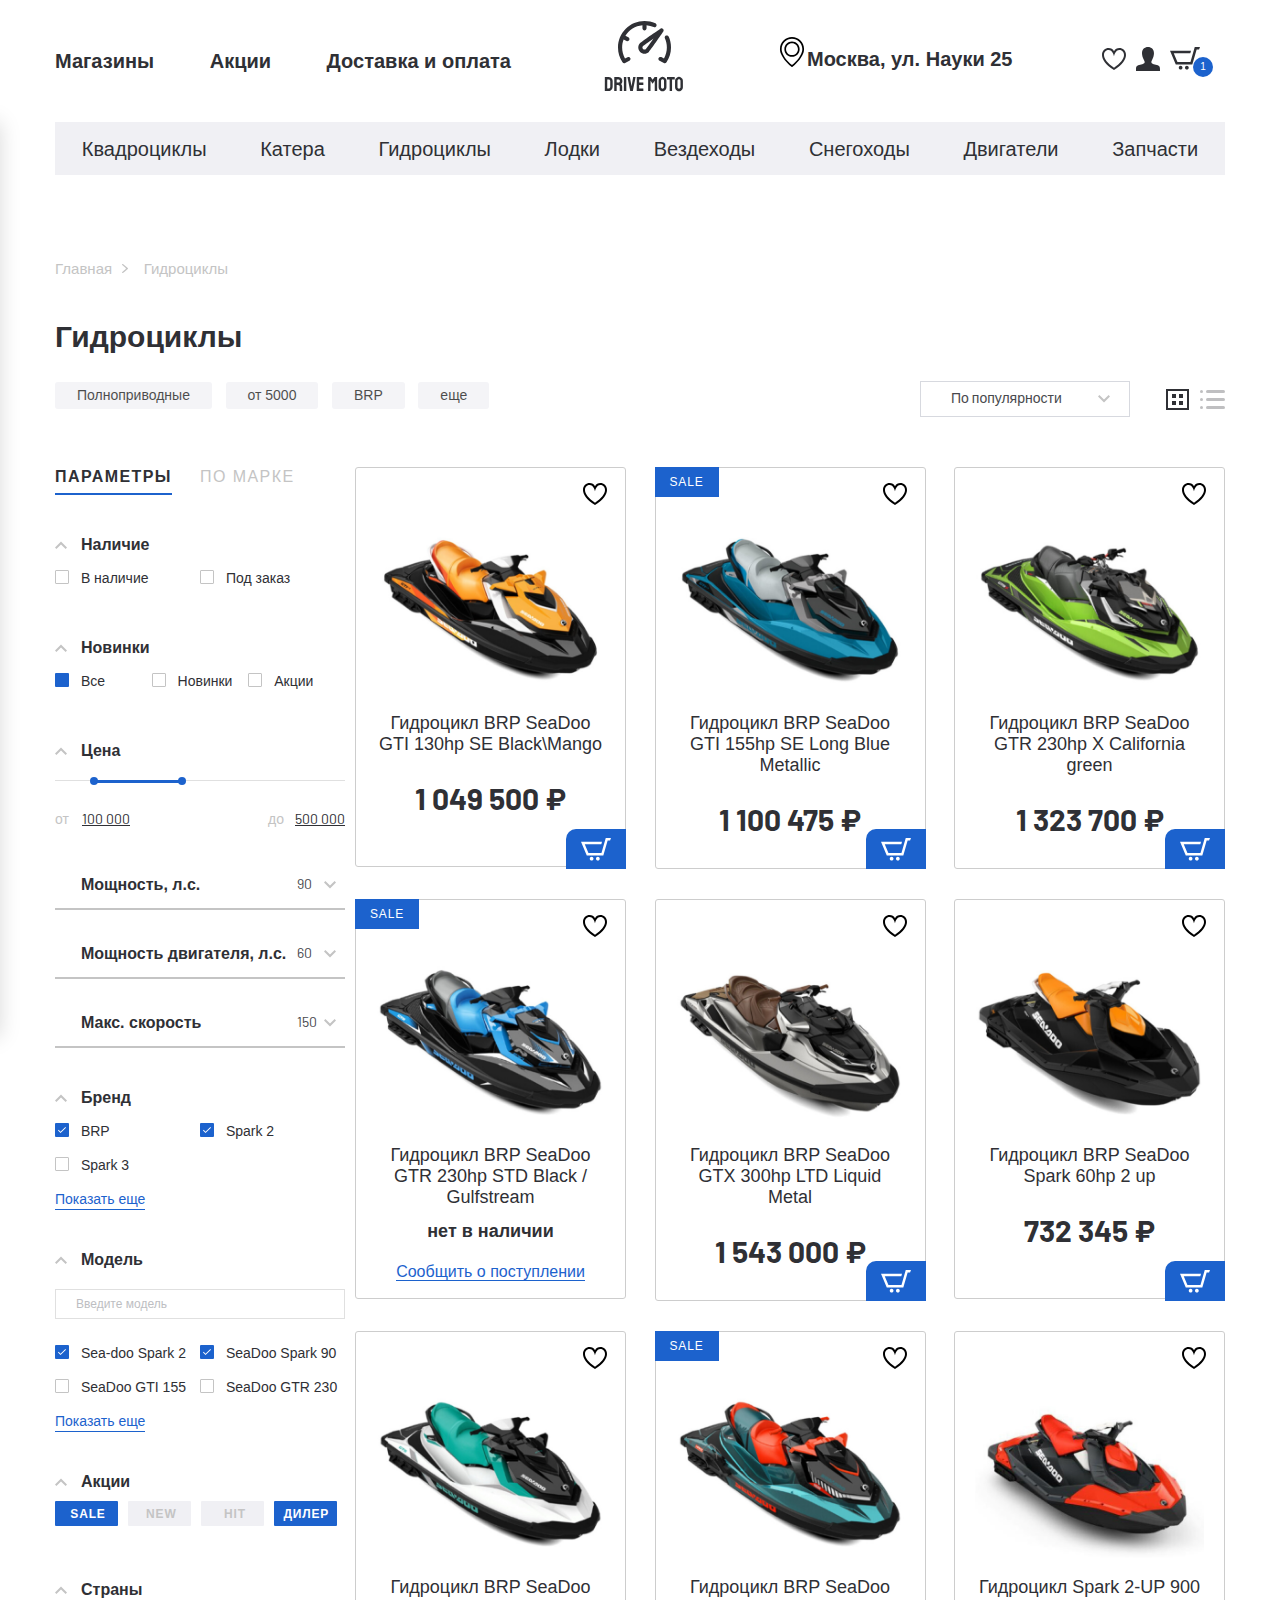
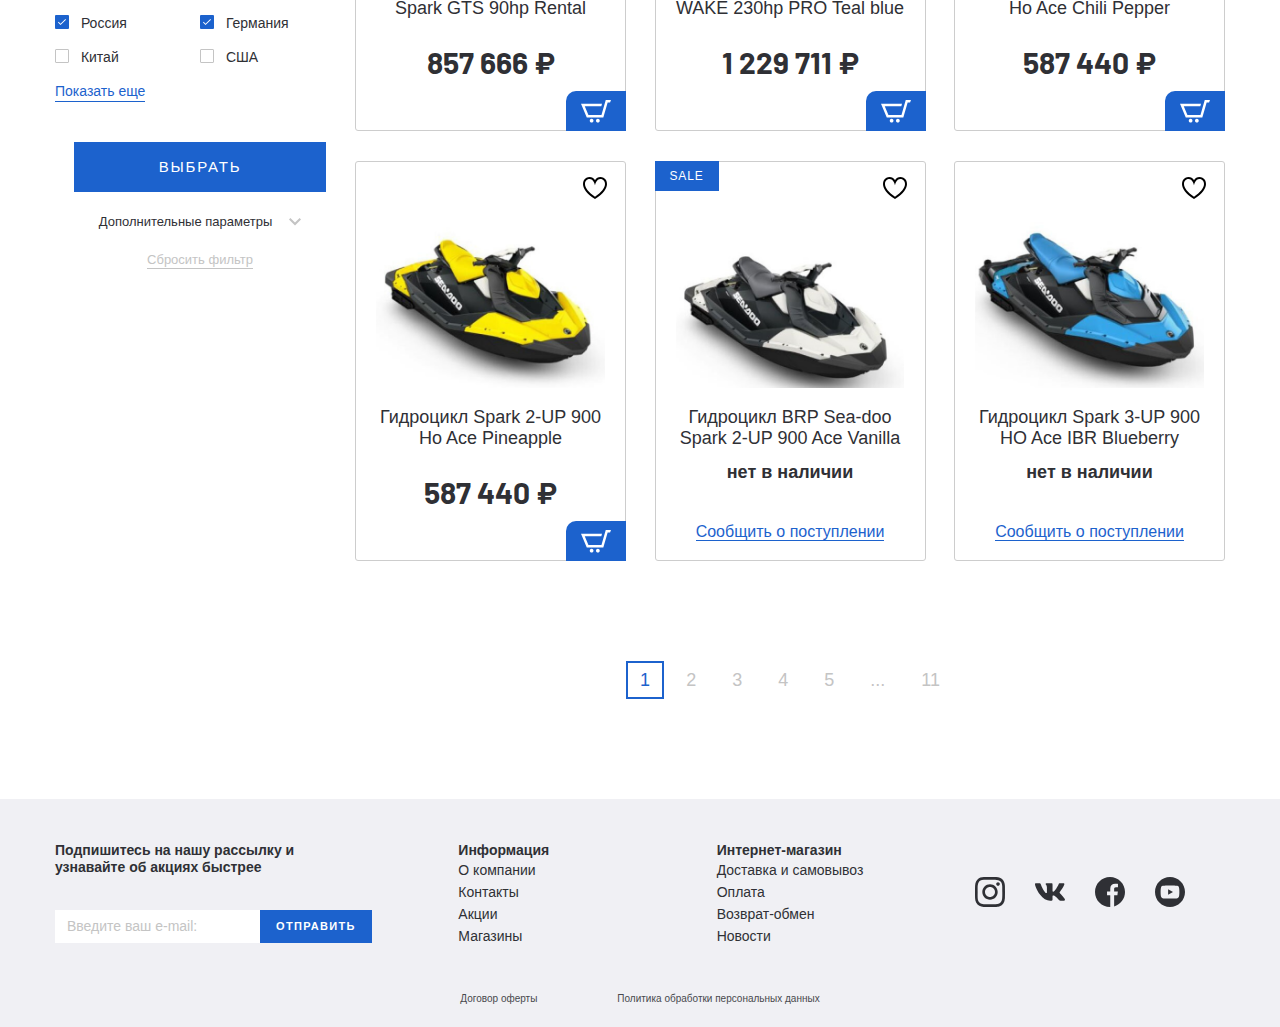
<file: catalog.html>
<!DOCTYPE html>
<html lang="ru">
  <head>
    <meta charset="UTF-8" />
    <meta name="viewport" content="width=device-width, initial-scale=1.0" />
    <meta http-equiv="X-UA-Compatible" content="ie=edge" />
    <title>Catalog</title>
    <link
    href="https://fonts.googleapis.com/css2?family=Barlow:wght@400;700&display=swap"
    rel="stylesheet"
  />
  <link rel="stylesheet" href="css/normalize.css" />
  <link rel="stylesheet" href="css/slick.css" />
  <link rel="stylesheet" href="css/fonts.css" />
  <link rel="stylesheet" href="css/ion.rangeSlider.css" />
  <link rel="stylesheet" href="css/jquery.formstyler.css" />
  <link rel="stylesheet" href="css/jquery.formstyler.theme.css" />
  <link rel="stylesheet" href="css/jquery.rateyo.min.css" />
  <link rel="stylesheet" href="css/style.css" />
  <link rel="stylesheet" href="css/media.css" />
  </head>
  <body>
    <header class="header">
      <div class="header__top">
        <div class="container">
          <div class="header__top-inner">
            <nav class="menu">
              <button class="menu__btn">
                <div class="menu__btn-line"></div>
                <div class="menu__btn-line"></div>
                <div class="menu__btn-line"></div>
              </button>
              <ul class="menu__list">
                <li class="menu__item">
                  <a class="menu__link" href="#">Магазины</a>
                </li>
                <li class="menu__item">
                  <a class="menu__link" href="#">Акции</a>
                </li>
                <li class="menu__item">
                  <a class="menu__link" href="#">Доставка и оплата</a>
                </li>
              </ul>
            </nav>
            <a class="logo" href="#">
              <img class="logo__img" src="images/logo.svg" alt="logo" />
            </a>
            <div class="header__box">
              <p class="header__adress">Москва, ул. Науки 25</p>
              <ul class="user-list">
                <li class="user-list__item">
                  <a class="user-list__link" href="#">
                    <img src="images/heart.svg" alt="" />
                  </a>
                </li>
                <li class="user-list__item">
                  <a class="user-list__link" href="#">
                    <img src="images/user.svg" alt="" />
                  </a>
                </li>
                <li class="user-list__item">
                  <a class="user-list__link basket" href="#">
                    <img src="images/basket.svg" alt="" />
                    <p class="basket__num">1</p>
                  </a>
                </li>
              </ul>
            </div>
          </div>
        </div>
      </div>
      <ul class="menu-mobile__list">
        <li class="menu-mobile__item">
          <a class="menu-mobile__link" href="#">
            <img class="menu-mobile__img" src="images/user.svg" alt="">
            <p>Войти</p>
          </a>
        </li>
        <li class="menu-mobile__item">
          <a class="menu-mobile__link" href="#">
            <img class="menu-mobile__img" src="images/user.svg" alt="">
            <p>Регистрация</p>
          </a>
        </li>
        <li class="menu-mobile__item">
          <a class="menu-mobile__link" href="#">
            <img class="menu-mobile__img" src="images/heart.svg" alt="">
            <p>Избранное</p>
          </a>
        </li>
        <li class="menu-mobile__item">
          <a class="menu-mobile__link" href="#">
            <img class="menu-mobile__img" src="images/basket.svg" alt="">
            <p>Корзина</p>
          </a>
        </li>
        <li class="menu-mobile__item">
          <a class="menu-mobile__link" href="#">
            <img class="menu-mobile__img" src="images/house.svg" alt="">
            <p>Магазины</p>
          </a>
        </li>
        <li class="menu-mobile__item">
          <a class="menu-mobile__link" href="#">
            <img class="menu-mobile__img" src="images/procent.svg" alt="">
            <p>Акции</p>
          </a>
        </li>
        <li class="menu-mobile__item">
          <a class="menu-mobile__link" href="#">
            <img class="menu-mobile__img" src="images/box.svg" alt="">
            <p>Доставка и оплата</p>
          </a>
        </li>
        <li class="menu-mobile__item">
          <a class="menu-mobile__link" href="#">
            <p>Квадроциклы</p>
          </a>
        </li>
        <li class="menu-mobile__item">
          <a class="menu-mobile__link" href="#">
            <p>Катера</p>
          </a>
        </li>
        <li class="menu-mobile__item">
          <a class="menu-mobile__link" href="#">
            <p>Гидроциклы</p>
          </a>
        </li>
        <li class="menu-mobile__item">
          <a class="menu-mobile__link" href="#">
            <p>Лодки</p>
          </a>
        </li>
        <li class="menu-mobile__item">
          <a class="menu-mobile__link" href="#">
            <p>Вездеходы</p>
          </a>
        </li>
        <li class="menu-mobile__item">
          <a class="menu-mobile__link" href="#">
            <p>Снегоходы</p>
          </a>
        </li>
        <li class="menu-mobile__item">
          <a class="menu-mobile__link" href="#">
            <p>Двигатели</p>
          </a>
        </li>
        <li class="menu-mobile__item">
          <a class="menu-mobile__link" href="#">
            <p>Запчасти</p>
          </a>
        </li>
      </ul>
      <div class="menu__mobile-linewrapper">
        <ul class="menu__mobile-line">
          <li class="menu__item">
            <a class="menu__link" href="#">Магазины</a>
          </li>
          <li class="menu__item">
            <a class="menu__link" href="#">Акции</a>
          </li>
          <li class="menu__item">
            <a class="menu__link" href="#">Доставка и оплата</a>
          </li>
        </ul>
      </div>
      <div class="header__bottom">
        <div class="container">
          <ul class="menu-categories">
            <li class="menu-categories__item">
              <a class="menu-categories__link" href="#">Квадроциклы</a>
            </li>
            <li class="menu-categories__item">
              <a class="menu-categories__link" href="#">Катера</a>
            </li>
            <li class="menu-categories__item">
              <a class="menu-categories__link" href="#">Гидроциклы</a>
            </li>
            <li class="menu-categories__item">
              <a class="menu-categories__link" href="#">Лодки</a>
            </li>
            <li class="menu-categories__item">
              <a class="menu-categories__link" href="#">Вездеходы</a>
            </li>
            <li class="menu-categories__item">
              <a class="menu-categories__link" href="#">Снегоходы</a>
            </li>
            <li class="menu-categories__item">
              <a class="menu-categories__link" href="#">Двигатели</a>
            </li>
            <li class="menu-categories__item">
              <a class="menu-categories__link" href="#">Запчасти</a>
            </li>
          </ul>
        </div>
      </div>
    </header>

    <div class="breadcrumbs">
      <div class="container">
        <div class="breadcrumbs__inner">
          <ul class="breadcrumbs__list mobile-overflow">
            <li class="breadcrumbs__list-item">
              <a href="#">Главная</a>
            </li>
            <li class="breadcrumbs__list-item">
              <span>Гидроциклы</span>
            </li>
          </ul>
        </div>
      </div>
    </div>

    <section class="catalog">
      <div class="container">
        <h2 class="catalog__title">Гидроциклы</h2>
        <div class="catalog__filter">
          <div class="catalog__filter-itemsinner">
            <div class="catalog__filter-items mobile-overflow">
              <button>Полноприводные</button>
              <button>от 5000</button>
              <button>BRP</button>
              <button>еще</button>
            </div>
          </div>
          <div class="catalog__filter-btn">
            <select class="filter-style select-item">
              <option>По популярности</option>
              <option>По возрастанию цены</option>
              <option>По убыванию цены</option>
            </select>
            <button class="catalog__filter-btngrid catalog__filter-button catalog__filter-button--active">
              <svg width="23" height="21" viewBox="0 0 23 21" fill="none" xmlns="http://www.w3.org/2000/svg">
              <rect x="1" y="1" width="21" height="19" stroke="#2F3035" stroke-width="2"/>
              <rect x="7" y="6" width="2" height="2" fill="#2F3035" stroke="#2F3035" stroke-width="2"/>
              <rect x="7" y="13" width="2" height="2" fill="#2F3035" stroke="#2F3035" stroke-width="2"/>
              <rect x="14" y="6" width="2" height="2" fill="#2F3035" stroke="#2F3035" stroke-width="2"/>
              <rect x="14" y="13" width="2" height="2" fill="#2F3035" stroke="#2F3035" stroke-width="2"/>
              </svg>
            </button>
            <button class="catalog__filter-btnline catalog__filter-button">
              <svg width="25" height="19" viewBox="0 0 25 19" fill="none" xmlns="http://www.w3.org/2000/svg">
              <g opacity="1">
              <rect x="6" width="19" height="3" rx="1.5" fill="#2F3035"/>
              <rect x="6" y="8" width="19" height="3" rx="1.5" fill="#2F3035"/>
              <rect x="6" y="16" width="19" height="3" rx="1.5" fill="#2F3035"/>
              <rect width="3" height="3" rx="1.5" fill="#2F3035"/>
              <rect y="8" width="3" height="3" rx="1.5" fill="#2F3035"/>
              <rect y="16" width="3" height="3" rx="1.5" fill="#2F3035"/>
              </g>
              </svg>
            </button>
          </div>
        </div>
        <div class="catalog__inner">
          <div class="aside__btn">
            Фильтр
          </div>
          <aside class="catalog__inner-aside aside-filter">
            <div class="tabs-wrapper tabs-wrapper--no-scroll">
              <div class="tabs aside-filter__tabs">
                <a class="tab aside-filter__tab tab--active" href="#filter-1">
                  <span>Параметры</span>
                </a>
                <a class="tab aside-filter__tab" href="#filter-2">
                  <span>По марке</span>
                </a>
              </div>
            </div>
            <div class="tabs-container">
              <div id="filter-1" class="tabs-content aside-filter__tabs-content tabs-content--active">
                <form class="aside-filter__form">
                  <ul class="aside-filter__list">
                    <li class="aside-filter__item-drop">
                      <p class="aside-filter__item-title filter__item-drop filter__item-drop--active">Наличие</p>
                      <div class="aside-filter__content">
                        <div class="aside-filter__content-box">
                          <label class="aside-filter__content-label">
                            <input type="checkbox" class="filter-style">
                            В наличие
                          </label>
                        </div>
                        <div class="aside-filter__content-box">
                          <label class="aside-filter__content-label">
                            <input type="checkbox" class="filter-style">
                            Под заказ
                          </label>
                        </div>
                      </div>
                    </li>
                    <li class="aside-filter__item-drop">
                      <p class="aside-filter__item-title filter__item-drop filter__item-drop--active">Новинки</p>
                      <div class="aside-filter__content aside-filter__content-radio">
                        <div class="aside-filter__content-box">
                          <label class="aside-filter__content-label">
                            <input type="radio" class="filter-style" name="radio" checked>
                            Все
                          </label>
                        </div>
                        <div class="aside-filter__content-box">
                          <label class="aside-filter__content-label">
                            <input type="radio" class="filter-style" name="radio">
                            Новинки
                          </label>
                        </div>
                        <div class="aside-filter__content-box">
                          <label class="aside-filter__content-label">
                            <input type="radio" class="filter-style" name="radio">
                            Акции
                          </label>
                        </div>
                      </div>
                    </li>
                    <li class="aside-filter__item-drop">
                      <p class="aside-filter__item-title filter__item-drop filter__item-drop--active">Цена</p>
                      <div class="aside-filter__content">
                        <input type="text" class="js-range-slider" name="my_range"  value=""
                          data-from="150000"
                          data-to="275000"
                        />
                      </div>
                    </li>
                    <li class="aside-filter__item-list">
                      <div class="filter__item-list">
                        <p class="filter__item-listtitle">
                          Мощность, л.с.
                        </p>
                        <select class="filter-style filter__item-listselect">
                          <option>90</option>
                          <option>130</option>
                          <option>154</option>
                          <option>230</option>
                          <option>300</option>
                        </select>
                      </div>
                      <div class="filter__item-list">
                        <p class="filter__item-listtitle">
                          Мощность двигателя, л.с.
                        </p>
                        <select class="filter-style filter__item-listselect">
                          <option>60</option>
                          <option>90</option>
                          <option>130</option>
                          <option>155</option>
                          <option>230</option>
                          <option>300</option>
                        </select>
                      </div>
                      <div class="filter__item-list">
                        <p class="filter__item-listtitle">
                          Макс. скорость
                        </p>
                        <select class="filter-style filter__item-listselect">
                          <option>150</option>
                          <option>160</option>
                          <option>170</option>
                          <option>180</option>
                          <option>200</option>
                        </select>
                      </div>
                    </li>
                    <li class="aside-filter__item-drop">
                      <p class="aside-filter__item-title filter__item-drop filter__item-drop--active">Бренд</p>
                      <div class="aside-filter__content">
                        <div class="aside-filter__content-box">
                          <label class="aside-filter__content-label">
                            <input type="checkbox" class="filter-style" checked>
                            BRP
                          </label>
                        </div>
                        <div class="aside-filter__content-box">
                          <label class="aside-filter__content-label">
                            <input type="checkbox" class="filter-style" checked>
                            Spark 2
                          </label>
                        </div>
                        <div class="aside-filter__content-box">
                          <label class="aside-filter__content-label">
                            <input type="checkbox" class="filter-style">
                            Spark 3
                          </label>
                        </div>
                        <div class="filter-more">
                          <button class="filter-more__btn">Показать еще</button>
                        </div>
                      </div>
                    </li>
                    <li class="aside-filter__item-drop">
                      <p class="aside-filter__item-title filter__item-drop filter__item-drop--active">Модель</p>
                      <div class="aside-filter__content">
                        <input class="filter-search" type="text" placeholder="Введите модель">
                        <div class="aside-filter__content-box">
                          <label class="aside-filter__content-label">
                            <input type="checkbox" class="filter-style" checked>
                            Sea-doo Spark 2
                          </label>
                        </div>
                        <div class="aside-filter__content-box">
                          <label class="aside-filter__content-label">
                            <input type="checkbox" class="filter-style" checked>
                            SeaDoo Spark 90 
                          </label>
                        </div>
                        <div class="aside-filter__content-box">
                          <label class="aside-filter__content-label">
                            <input type="checkbox" class="filter-style">
                            SeaDoo GTI 155
                          </label>
                        </div>
                        <div class="aside-filter__content-box">
                          <label class="aside-filter__content-label">
                            <input type="checkbox" class="filter-style">
                            SeaDoo GTR 230
                          </label>
                        </div>
                        <div class="filter-more">
                          <button class="filter-more__btn">Показать еще</button>
                        </div>
                      </div>
                    </li>
                    <li class="aside-filter__item-drop btn-checked">
                      <p class="aside-filter__item-title filter__item-drop filter__item-drop--active">Акции</p>
                      <div class="aside-filter__content">
                        <div class="aside-filter__content-box">
                          <label class="aside-filter__content-label">
                            <input type="checkbox" class="filter-style" checked>
                            <span class="btn-checked__text">SALE</span> 
                          </label>
                        </div>
                        <div class="aside-filter__content-box">
                          <label class="aside-filter__content-label">
                            <input type="checkbox" class="filter-style">
                            <span class="btn-checked__text">NEW</span> 
                          </label>
                        </div>
                        <div class="aside-filter__content-box">
                          <label class="aside-filter__content-label">
                            <input type="checkbox" class="filter-style">
                            <span class="btn-checked__text">HIT</span>
                          </label>
                        </div>
                        <div class="aside-filter__content-box">
                          <label class="aside-filter__content-label">
                            <input type="checkbox" class="filter-style" checked>
                            <span class="btn-checked__text">ДИЛЕР</span>
                          </label>
                        </div>
                      </div>
                    </li>
                    <li class="aside-filter__item-drop">
                      <p class="aside-filter__item-title filter__item-drop filter__item-drop--active">Страны</p>
                      <div class="aside-filter__content">
                        <div class="aside-filter__content-box">
                          <label class="aside-filter__content-label">
                            <input type="checkbox" class="filter-style" checked>
                            Россия
                          </label>
                        </div>
                        <div class="aside-filter__content-box">
                          <label class="aside-filter__content-label">
                            <input type="checkbox" class="filter-style" checked>
                            Германия
                          </label>
                        </div>
                        <div class="aside-filter__content-box">
                          <label class="aside-filter__content-label">
                            <input type="checkbox" class="filter-style">
                            Китай
                          </label>
                        </div>
                        <div class="aside-filter__content-box">
                          <label class="aside-filter__content-label">
                            <input type="checkbox" class="filter-style">
                            США
                          </label>
                        </div>
                        <div class="filter-more">
                          <button class="filter-more__btn">Показать еще</button>
                        </div>
                      </div>
                    </li>
                    <li class="aside-filter__item-drop aside-filter__item-btn">
                      <button class="filter-btn__send filter-btn__send--active" type="submit">ВЫБРАТЬ</button>
                      <p class="filter__extra">Дополнительные параметры</p>
                      <div class="filter__extra-content">more</div>
                      <button class="filter-btn__reset" type="submit">Сбросить фильтр</button>
                    </li>
                  </ul>
                </form>
              </div>
              <div id="filter-2" class="tabs-content aside-filter__tabs-content">content-2</div>
            </div>
          </aside>
          <div class="catalog__inner-list">
            <div class="product-item__wrapper">
              <button class="product-item__favorite"></button>
              <button class="product-item__basket">
                <img src="images/basket-white.svg" alt="" />
              </button>
              <a class="product-item__notify-link" href="#"
                ><span>Сообщить о поступлении</span></a
              >
              <a class="product-item" href="#">
                <p class="product-item__hover-text">посмотреть товар</p>
                <img
                  class="product-item__img"
                  src="images/content/gidrotsikl-1.png"
                  alt=""
                />
                <h4 class="product-item__title">
                  Гидроцикл BRP SeaDoo GTI 130hp SE Black\Mango
                </h4>
                <p class="price product-item__price">1 049 500 ₽</p>
                <p class="product-item__notify-text">нет в наличии</p>
              </a>
            </div>
            <div class="product-item__wrapper">
              <button class="product-item__favorite"></button>
              <button class="product-item__basket">
                <img src="images/basket-white.svg" alt="" />
              </button>
              <a class="product-item__notify-link" href="#"
                ><span>Сообщить о поступлении</span></a
              >
              <a class="product-item product-item--sale" href="#">
                <p class="product-item__hover-text">посмотреть товар</p>
                <img
                  class="product-item__img"
                  src="images/content/gidrotsikl-2.png"
                  alt=""
                />
                <h4 class="product-item__title">
                  Гидроцикл BRP SeaDoo GTI 155hp SE Long Blue Metallic
                </h4>
                <p class="price product-item__price">1 100 475 ₽</p>
                <p class="product-item__notify-text">нет в наличии</p>
              </a>
            </div>
            <div class="product-item__wrapper">
              <button class="product-item__favorite"></button>
              <button class="product-item__basket">
                <img src="images/basket-white.svg" alt="" />
              </button>
              <a class="product-item__notify-link" href="#"
                ><span>Сообщить о поступлении</span></a
              >
              <a class="product-item" href="#">
                <p class="product-item__hover-text">посмотреть товар</p>
                <img
                  class="product-item__img"
                  src="images/content/gidrotsikl-3.png"
                  alt=""
                />
                <h4 class="product-item__title">
                  Гидроцикл BRP SeaDoo GTR 230hp X California green 
                </h4>
                <p class="price product-item__price">1 323 700 ₽</p>
                <p class="product-item__notify-text">нет в наличии</p>
              </a>
            </div>
            <div class="product-item__wrapper product-item__not-available">
              <button class="product-item__favorite"></button>
              <button class="product-item__basket">
                <img src="images/basket-white.svg" alt="" />
              </button>
              <a class="product-item__notify-link" href="#"
                ><span>Сообщить о поступлении</span></a
              >
              <a class="product-item product-item--sale" href="#">
                <p class="product-item__hover-text">посмотреть товар</p>
                <img
                  class="product-item__img"
                  src="images/content/gidrotsikl-4.png"
                  alt=""
                />
                <h4 class="product-item__title">
                  Гидроцикл BRP SeaDoo GTR 230hp STD Black / Gulfstream
                </h4>
                <p class="price product-item__price">1 049 500 ₽</p>
                <p class="product-item__notify-text">нет в наличии</p>
              </a>
            </div>
            <div class="product-item__wrapper">
              <button class="product-item__favorite"></button>
              <button class="product-item__basket">
                <img src="images/basket-white.svg" alt="" />
              </button>
              <a class="product-item__notify-link" href="#"
                ><span>Сообщить о поступлении</span></a
              >
              <a class="product-item" href="#">
                <p class="product-item__hover-text">посмотреть товар</p>
                <img
                  class="product-item__img"
                  src="images/content/gidrotsikl-5.png"
                  alt=""
                />
                <h4 class="product-item__title">
                  Гидроцикл BRP SeaDoo GTX 300hp LTD Liquid Metal
                </h4>
                <p class="price product-item__price">1 543 000 ₽</p>
                <p class="product-item__notify-text">нет в наличии</p>
              </a>
            </div>
            <div class="product-item__wrapper">
              <button class="product-item__favorite"></button>
              <button class="product-item__basket">
                <img src="images/basket-white.svg" alt="" />
              </button>
              <a class="product-item__notify-link" href="#"
                ><span>Сообщить о поступлении</span></a
              >
              <a class="product-item" href="#">
                <p class="product-item__hover-text">посмотреть товар</p>
                <img
                  class="product-item__img"
                  src="images/content/gidrotsikl-6.png"
                  alt=""
                />
                <h4 class="product-item__title">
                  Гидроцикл BRP SeaDoo Spark 60hp 2 up
                </h4>
                <p class="price product-item__price">732 345 ₽</p>
                <p class="product-item__notify-text">нет в наличии</p>
              </a>
            </div>
            <div class="product-item__wrapper">
              <button class="product-item__favorite"></button>
              <button class="product-item__basket">
                <img src="images/basket-white.svg" alt="" />
              </button>
              <a class="product-item__notify-link" href="#"
                ><span>Сообщить о поступлении</span></a
              >
              <a class="product-item" href="#">
                <p class="product-item__hover-text">посмотреть товар</p>
                <img
                  class="product-item__img"
                  src="images/content/gidrotsikl-7.png"
                  alt=""
                />
                <h4 class="product-item__title">
                  Гидроцикл BRP SeaDoo Spark GTS 90hp Rental
                </h4>
                <p class="price product-item__price">857 666 ₽</p>
                <p class="product-item__notify-text">нет в наличии</p>
              </a>
            </div>
            <div class="product-item__wrapper">
              <button class="product-item__favorite"></button>
              <button class="product-item__basket">
                <img src="images/basket-white.svg" alt="" />
              </button>
              <a class="product-item__notify-link" href="#"
                ><span>Сообщить о поступлении</span></a
              >
              <a class="product-item product-item--sale" href="#">
                <p class="product-item__hover-text">посмотреть товар</p>
                <img
                  class="product-item__img"
                  src="images/content/gidrotsikl-8.png"
                  alt=""
                />
                <h4 class="product-item__title">
                  Гидроцикл BRP SeaDoo WAKE 230hp PRO Teal blue
                </h4>
                <p class="price product-item__price">1 229 711 ₽</p>
                <p class="product-item__notify-text">нет в наличии</p>
              </a>
            </div>
            <div class="product-item__wrapper">
              <button class="product-item__favorite"></button>
              <button class="product-item__basket">
                <img src="images/basket-white.svg" alt="" />
              </button>
              <a class="product-item__notify-link" href="#"
                ><span>Сообщить о поступлении</span></a
              >
              <a class="product-item" href="#">
                <p class="product-item__hover-text">посмотреть товар</p>
                <img
                  class="product-item__img"
                  src="images/content/gidrotsikl-9.png"
                  alt=""
                />
                <h4 class="product-item__title">
                  Гидроцикл Spark 2-UP 900 Ho Ace Chili Pepper
                </h4>
                <p class="price product-item__price">587 440 ₽</p>
                <p class="product-item__notify-text">нет в наличии</p>
              </a>
            </div>
            <div class="product-item__wrapper">
              <button class="product-item__favorite"></button>
              <button class="product-item__basket">
                <img src="images/basket-white.svg" alt="" />
              </button>
              <a class="product-item__notify-link" href="#"
                ><span>Сообщить о поступлении</span></a
              >
              <a class="product-item" href="#">
                <p class="product-item__hover-text">посмотреть товар</p>
                <img
                  class="product-item__img"
                  src="images/content/gidrotsikl-10.png"
                  alt=""
                />
                <h4 class="product-item__title">
                  Гидроцикл Spark 2-UP 900 Ho Ace Pineapple
                </h4>
                <p class="price product-item__price">587 440 ₽</p>
                <p class="product-item__notify-text">нет в наличии</p>
              </a>
            </div>
            <div class="product-item__wrapper product-item__not-available">
              <button class="product-item__favorite"></button>
              <button class="product-item__basket">
                <img src="images/basket-white.svg" alt="" />
              </button>
              <a class="product-item__notify-link" href="#"
                ><span>Сообщить о поступлении</span></a
              >
              <a class="product-item product-item--sale" href="#">
                <p class="product-item__hover-text">посмотреть товар</p>
                <img
                  class="product-item__img"
                  src="images/content/gidrotsikl-11.png"
                  alt=""
                />
                <h4 class="product-item__title">
                  Гидроцикл BRP Sea-doo Spark 2-UP 900 Ace Vanilla 
                </h4>
                <p class="price product-item__price">1 049 500 ₽</p>
                <p class="product-item__notify-text">нет в наличии</p>
              </a>
            </div>
            <div class="product-item__wrapper product-item__not-available">
              <button class="product-item__favorite"></button>
              <button class="product-item__basket">
                <img src="images/basket-white.svg" alt="" />
              </button>
              <a class="product-item__notify-link" href="#"
                ><span>Сообщить о поступлении</span></a
              >
              <a class="product-item" href="#">
                <p class="product-item__hover-text">посмотреть товар</p>
                <img
                  class="product-item__img"
                  src="images/content/gidrotsikl-12.png"
                  alt=""
                />
                <h4 class="product-item__title">
                  Гидроцикл Spark 3-UP 900 HO Ace IBR Blueberry
                </h4>
                <p class="price product-item__price">1 049 500 ₽</p>
                <p class="product-item__notify-text">нет в наличии</p>
              </a>
            </div>

            <div class="pagination">
              <ul class="pagination-list">
                <li class="pagination-list__item active"><a href="#">1</a></li>
                <li class="pagination-list__item"><a href="#">2</a></li>
                <li class="pagination-list__item"><a href="#">3</a></li>
                <li class="pagination-list__item"><a href="#">4</a></li>
                <li class="pagination-list__item"><a href="#">5</a></li>
                <li class="pagination-list__item"><span>...</span></li>
                <li class="pagination-list__item"><a href="#">11</a></li>
              </ul>
            </div>
          </div>
        </div>
      </div>
    </section>

    <footer class="footer">
      <div class="container">
        <div class="footer__top">
          <div class="footer__top-inner">
            <div class="footer__top-item footer__top-newslatter">
              <h6 class="footer__top-title">Подпишитесь на нашу рассылку и узнавайте об акциях быстрее</h6>
              <form class="footer-form">
                <input class="footer-form-input" type="text" placeholder="Введите ваш e-mail:" />
                <button class="footer-form__btn" type="submit">Отправить</button>
              </form>
            </div>
            <div class="footer__top-item footer__top-itemdrop">
              <h6 class="footer__top-title footer__topdrop">Информация</h6>
              <ul class="footer-list">
                <li class="footer-list__item"><a href="#">О компании</a></li>
                <li class="footer-list__item"><a href="#">Контакты</a></li>
                <li class="footer-list__item"><a href="#">Акции</a></li>
                <li class="footer-list__item"><a href="#">Магазины</a></li>
              </ul>
            </div>
            <div class="footer__top-item">
              <h6 class="footer__top-title footer__topdrop">Интернет-магазин</h6>
              <ul class="footer-list">
                <li class="footer-list__item"><a href="#">Доставка и самовывоз</a></li>
                <li class="footer-list__item"><a href="#">Оплата</a></li>
                <li class="footer-list__item"><a href="#">Возврат-обмен</a></li>
                <li class="footer-list__item"><a href="#">Новости</a></li>
              </ul>
            </div>
            <div class="footer__top-item footer__top-social">
              <ul class="social-list">
                <li class="social-list__item">
                  <a href="#">
                    <img src="images/instagram.svg" alt="" />
                  </a>
                </li>
                <li class="social-list__item">
                  <a href="#">
                    <img src="images/vkontakte.svg" alt="" />
                  </a>
                </li>
                <li class="social-list__item">
                  <a href="#">
                    <img src="images/facebook.svg" alt="" />
                  </a>
                </li>
                <li class="social-list__item">
                  <a href="#">
                    <img src="images/youtube.svg" alt="" />
                  </a>
                </li>
              </ul>
            </div>
          </div>
        </div>
        <div class="footer__bottom">
          <a class="footer__bottom-link" href="#">Договор оферты</a>
          <a class="footer__bottom-link" href="#">Политика обработки персональных данных</a>
        </div>
      </div>
    </footer>

    <script src="https://ajax.googleapis.com/ajax/libs/jquery/3.4.1/jquery.min.js"></script>
    <script src="js/slick.min.js"></script>
    <script src="js/ion.rangeSlider.min.js"></script>
    <script src="js/jquery.formstyler.min.js"></script>
    <script src="js/jquery.rateyo.min.js"></script>
    <script src="js/main.js"></script>
  </body>
</html>
</file>
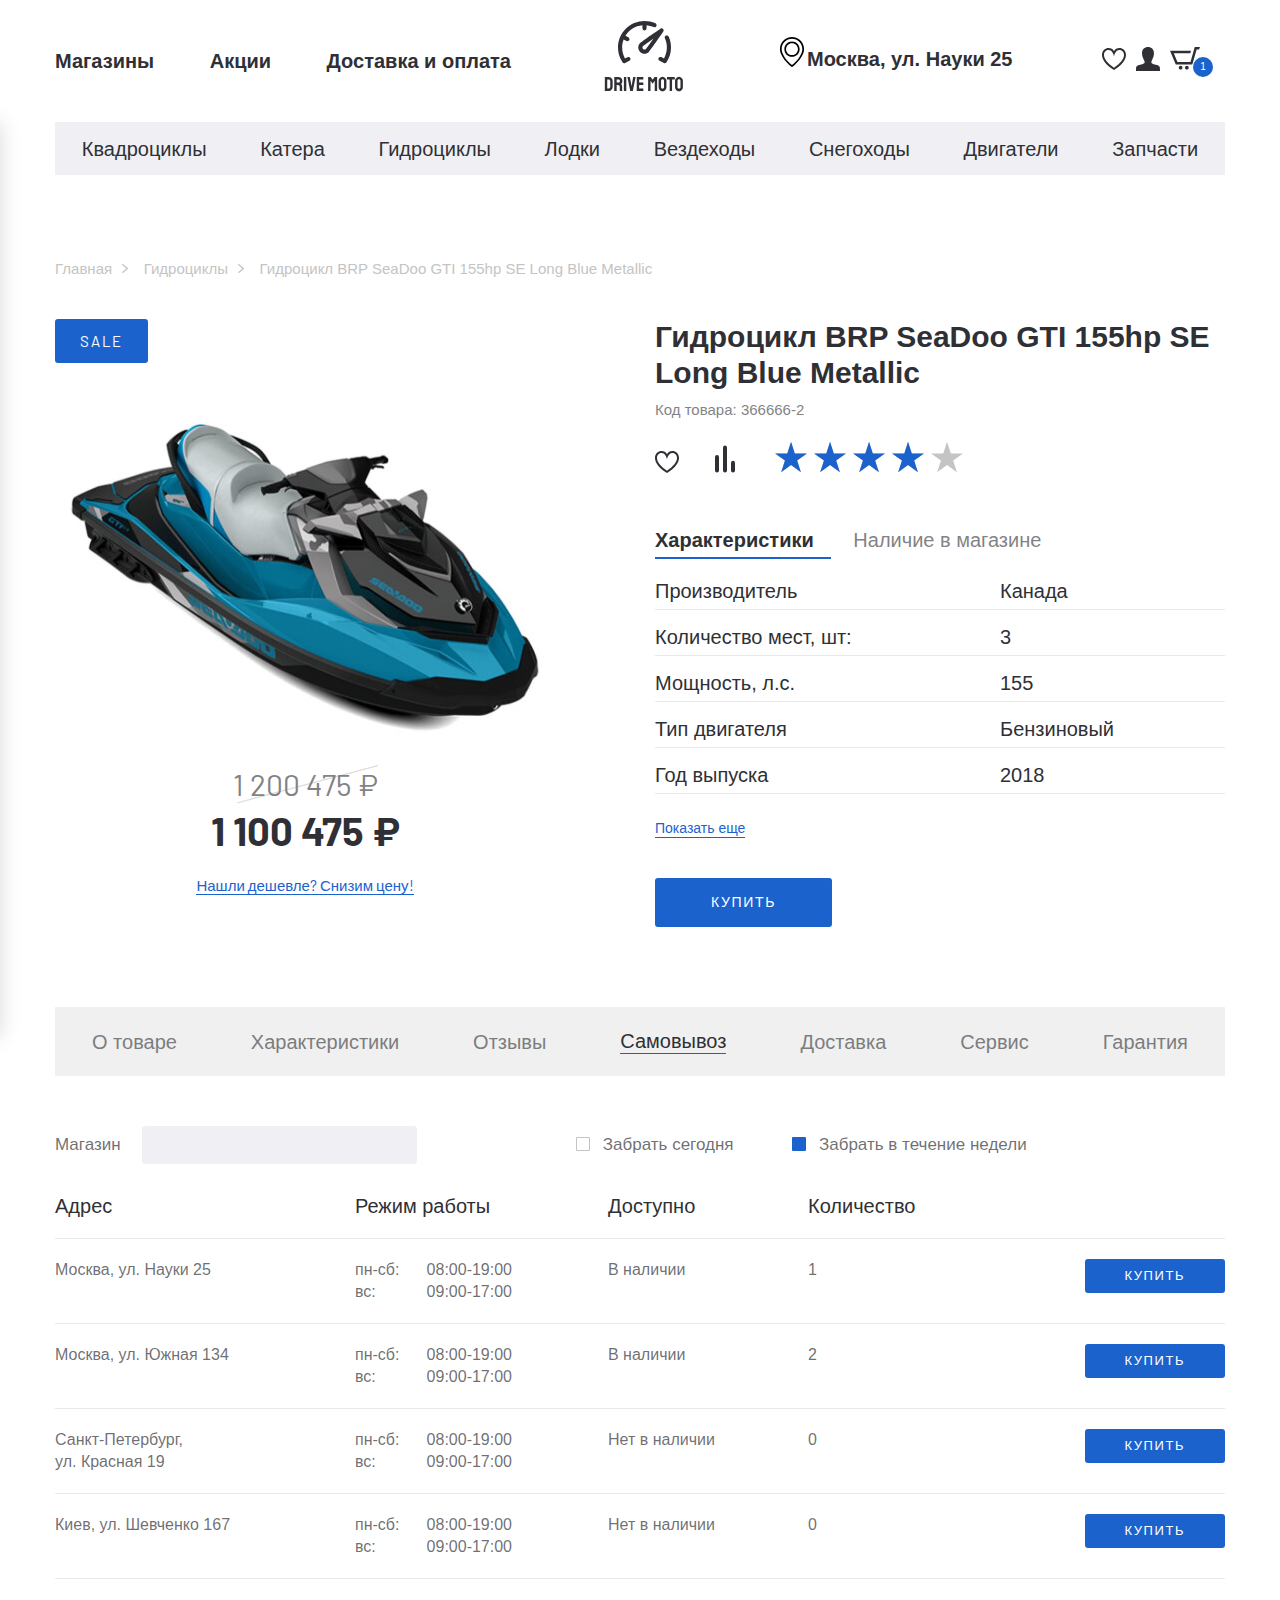
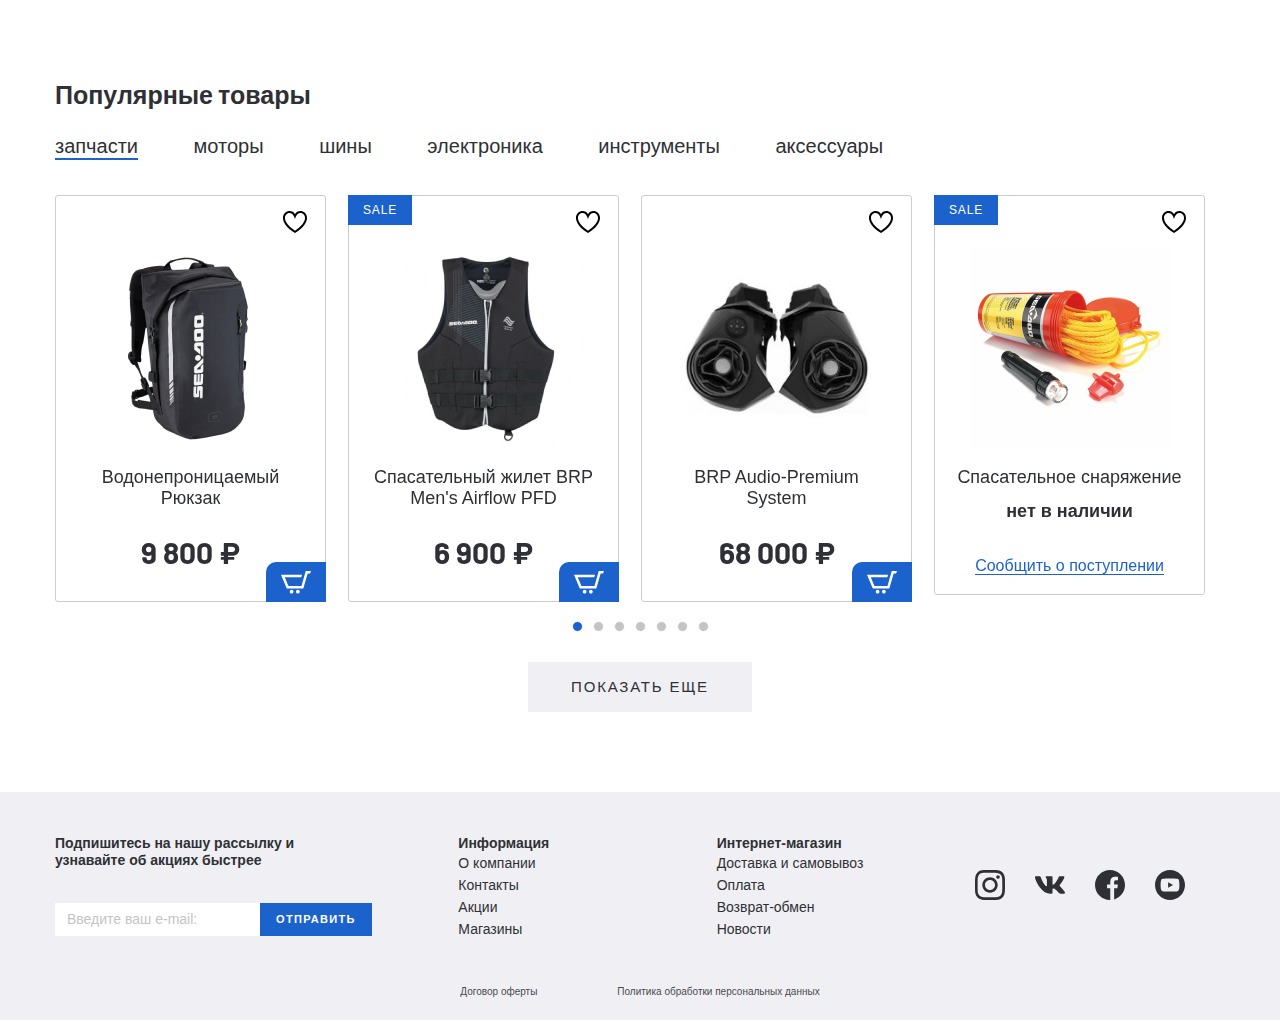
<file: product-page.html>
<!DOCTYPE html>
<html lang="ru">
  <head>
    <meta charset="UTF-8" />
    <meta name="viewport" content="width=device-width, initial-scale=1.0" />
    <meta http-equiv="X-UA-Compatible" content="ie=edge" />
    <title>Product</title>
    <link href="https://fonts.googleapis.com/css2?family=Barlow:wght@400;700&display=swap" rel="stylesheet" />
    <link rel="stylesheet" href="css/normalize.css" />
    <link rel="stylesheet" href="css/slick.css" />
    <link rel="stylesheet" href="css/fonts.css" />
    <link rel="stylesheet" href="css/ion.rangeSlider.css" />
    <link rel="stylesheet" href="css/jquery.formstyler.css" />
    <link rel="stylesheet" href="css/jquery.formstyler.theme.css" />
    <link rel="stylesheet" href="css/jquery.rateyo.min.css" />
    <link rel="stylesheet" href="css/style.css" />
    <link rel="stylesheet" href="css/media.css" />
  </head>
  <body>
    <header class="header">
      <div class="header__top">
        <div class="container">
          <div class="header__top-inner">
            <nav class="menu">
              <button class="menu__btn">
                <div class="menu__btn-line"></div>
                <div class="menu__btn-line"></div>
                <div class="menu__btn-line"></div>
              </button>
              <ul class="menu__list">
                <li class="menu__item">
                  <a class="menu__link" href="#">Магазины</a>
                </li>
                <li class="menu__item">
                  <a class="menu__link" href="#">Акции</a>
                </li>
                <li class="menu__item">
                  <a class="menu__link" href="#">Доставка и оплата</a>
                </li>
              </ul>
            </nav>
            <a class="logo" href="#">
              <img class="logo__img" src="images/logo.svg" alt="logo" />
            </a>
            <div class="header__box">
              <p class="header__adress">Москва, ул. Науки 25</p>
              <ul class="user-list">
                <li class="user-list__item">
                  <a class="user-list__link" href="#">
                    <img src="images/heart.svg" alt="" />
                  </a>
                </li>
                <li class="user-list__item">
                  <a class="user-list__link" href="#">
                    <img src="images/user.svg" alt="" />
                  </a>
                </li>
                <li class="user-list__item">
                  <a class="user-list__link basket" href="#">
                    <img src="images/basket.svg" alt="" />
                    <p class="basket__num">1</p>
                  </a>
                </li>
              </ul>
            </div>
          </div>
        </div>
      </div>
      <ul class="menu-mobile__list">
        <li class="menu-mobile__item">
          <a class="menu-mobile__link" href="#">
            <img class="menu-mobile__img" src="images/user.svg" alt="">
            <p>Войти</p>
          </a>
        </li>
        <li class="menu-mobile__item">
          <a class="menu-mobile__link" href="#">
            <img class="menu-mobile__img" src="images/user.svg" alt="">
            <p>Регистрация</p>
          </a>
        </li>
        <li class="menu-mobile__item">
          <a class="menu-mobile__link" href="#">
            <img class="menu-mobile__img" src="images/heart.svg" alt="">
            <p>Избранное</p>
          </a>
        </li>
        <li class="menu-mobile__item">
          <a class="menu-mobile__link" href="#">
            <img class="menu-mobile__img" src="images/basket.svg" alt="">
            <p>Корзина</p>
          </a>
        </li>
        <li class="menu-mobile__item">
          <a class="menu-mobile__link" href="#">
            <img class="menu-mobile__img" src="images/house.svg" alt="">
            <p>Магазины</p>
          </a>
        </li>
        <li class="menu-mobile__item">
          <a class="menu-mobile__link" href="#">
            <img class="menu-mobile__img" src="images/procent.svg" alt="">
            <p>Акции</p>
          </a>
        </li>
        <li class="menu-mobile__item">
          <a class="menu-mobile__link" href="#">
            <img class="menu-mobile__img" src="images/box.svg" alt="">
            <p>Доставка и оплата</p>
          </a>
        </li>
        <li class="menu-mobile__item">
          <a class="menu-mobile__link" href="#">
            <p>Квадроциклы</p>
          </a>
        </li>
        <li class="menu-mobile__item">
          <a class="menu-mobile__link" href="#">
            <p>Катера</p>
          </a>
        </li>
        <li class="menu-mobile__item">
          <a class="menu-mobile__link" href="#">
            <p>Гидроциклы</p>
          </a>
        </li>
        <li class="menu-mobile__item">
          <a class="menu-mobile__link" href="#">
            <p>Лодки</p>
          </a>
        </li>
        <li class="menu-mobile__item">
          <a class="menu-mobile__link" href="#">
            <p>Вездеходы</p>
          </a>
        </li>
        <li class="menu-mobile__item">
          <a class="menu-mobile__link" href="#">
            <p>Снегоходы</p>
          </a>
        </li>
        <li class="menu-mobile__item">
          <a class="menu-mobile__link" href="#">
            <p>Двигатели</p>
          </a>
        </li>
        <li class="menu-mobile__item">
          <a class="menu-mobile__link" href="#">
            <p>Запчасти</p>
          </a>
        </li>
      </ul>
      <div class="menu__mobile-linewrapper">
        <ul class="menu__mobile-line">
          <li class="menu__item">
            <a class="menu__link" href="#">Магазины</a>
          </li>
          <li class="menu__item">
            <a class="menu__link" href="#">Акции</a>
          </li>
          <li class="menu__item">
            <a class="menu__link" href="#">Доставка и оплата</a>
          </li>
        </ul>
      </div>
      <div class="header__bottom">
        <div class="container">
          <ul class="menu-categories">
            <li class="menu-categories__item">
              <a class="menu-categories__link" href="#">Квадроциклы</a>
            </li>
            <li class="menu-categories__item">
              <a class="menu-categories__link" href="#">Катера</a>
            </li>
            <li class="menu-categories__item">
              <a class="menu-categories__link" href="#">Гидроциклы</a>
            </li>
            <li class="menu-categories__item">
              <a class="menu-categories__link" href="#">Лодки</a>
            </li>
            <li class="menu-categories__item">
              <a class="menu-categories__link" href="#">Вездеходы</a>
            </li>
            <li class="menu-categories__item">
              <a class="menu-categories__link" href="#">Снегоходы</a>
            </li>
            <li class="menu-categories__item">
              <a class="menu-categories__link" href="#">Двигатели</a>
            </li>
            <li class="menu-categories__item">
              <a class="menu-categories__link" href="#">Запчасти</a>
            </li>
          </ul>
        </div>
      </div>
    </header>

    <div class="breadcrumbs">
      <div class="container">
        <div class="breadcrumbs__inner">
          <ul class="breadcrumbs__list mobile-overflow">
            <li class="breadcrumbs__list-item">
              <a href="#">Главная</a>
            </li>
            <li class="breadcrumbs__list-item">
              <a href="#">Гидроциклы</a>
            </li>
            <li class="breadcrumbs__list-item">
              <span>Гидроцикл BRP SeaDoo GTI 155hp SE Long Blue Metallic</span>
            </li>
          </ul>
        </div>
      </div>
    </div>
    
    <section class="product-card">
      <div class="container">
        <div class="product-card__inner">
          <div class="product-card__img-box product-item--sale">
            <img class="product-card__img" src="images/content/gidrotsikl-2-large.png" alt="">
            <p class="product-card__price-old">1 200 475 ₽</p>
            <p class="product-card__price-new">1 100 475 ₽</p>
            <a class="product-card__link" href="#">Нашли дешевле? Снизим цену!</a>
            <div class="product-card__btn product-card__btn-mobile">
              <button>купить</button>
            </div>
          </div>
          <div class="product-card__content">
            <h1 class="product-card__title">Гидроцикл BRP SeaDoo GTI 155hp SE Long Blue Metallic</h1>
            <p class="product-card__code">Код товара: 366666-2</p>
            <div class="product-card__buttons">
              <a class="product-card__icon-favotite" href="#">
                <img src="images/heart.svg" alt="">
              </a>
              <a class="product-card__icon-comparsion" href="#">
                <img src="images/comparsion.svg" alt="">
              </a>
              <a class="rate" href="#">
                <div class="rate-yo" data-rateyo-rating="4"></div>
              </a>
            </div>

            <div class="tabs-wrapper product-card__tabs">
              <div class="tabs">
                <a class="tab product-card__tab tab--active" href="#product-1">Характеристики</a>
                <a class="tab product-card__tab" href="#product-2">Наличие в магазине</a>
              </div>
              <div class="tabs-container">
                <div id="product-1" class="tabs-content product-card__tab-content tabs-content--active">
                  <ul class="product-card__list">
                    <li class="product-card__item">
                      <div class="product-card__item-left">Производитель</div>
                      <div class="product-card__item-right">Канада</div>
                    </li>
                    <li class="product-card__item">
                      <div class="product-card__item-left">Количество мест, шт:</div>
                      <div class="product-card__item-right">3</div>
                    </li>
                    <li class="product-card__item">
                      <div class="product-card__item-left">Мощность, л.с.</div>
                      <div class="product-card__item-right">155</div>
                    </li>
                    <li class="product-card__item">
                      <div class="product-card__item-left">Тип двигателя</div>
                      <div class="product-card__item-right">Бензиновый</div>
                    </li>
                    <li class="product-card__item">
                      <div class="product-card__item-left">Год выпуска</div>
                      <div class="product-card__item-right">2018</div>
                    </li>
                  </ul>
                  <a href="#" class="product-card__more">Показать еще</a>
                  <div class="product-card__btn">
                    <button>купить</button>
                  </div>
                </div>
                <div id="product-2" class="tabs-content product-card__tab-content">Content - 2</div>
              </div>
            </div>

          </div>
        </div>
      </div>
    </section>

    <section class="card__tabs">
      <div class="container">
        <div class="tabs-wrapper">
          <div class="tabs card__tab-box mobile-overflow">
            <a class="tab card__tab" href="#product-card__tabs-1">О товаре</a>
            <a class="tab card__tab" href="#product-card__tabs-2">Характеристики</a>
            <a class="tab card__tab" href="#product-card__tabs-3">Отзывы</a>
            <a class="tab card__tab tab--active" href="#product-card__tabs-4">Самовывоз</a>
            <a class="tab card__tab" href="#product-card__tabs-5">Доставка</a>
            <a class="tab card__tab" href="#product-card__tabs-6">Сервис</a>
            <a class="tab card__tab" href="#product-card__tabs-7">Гарантия</a>
          </div>
        </div>
        <div class="tabs-container">
          <div id="product-card__tabs-2" class="card__tab-content tabs-content">content</div>
          <div id="product-card__tabs-3" class="card__tab-content tabs-content">content</div>
          <div id="product-card__tabs-1" class="card__tab-content tabs-content">content</div>
          <div id="product-card__tabs-4" class="card__tab-content tabs-content tabs-content--active">
            <form>
              <div class="card__top-line">
                <label class="card__label-search">Магазин
                  <input class="card__input-search" type="text">
                </label>
                <label class="card__label-pickup">
                  <input class="filter-style" type="radio" name="pickup">
                  Забрать сегодня
                </label>
                <label class="card__label-pickup">
                  <input class="filter-style" type="radio" name="pickup" checked>
                  Забрать в течение недели
                </label>
              </div>
              <ul class="card__list">
                <li class="card__list-item card__list-itemtitle">
                  <div class="card__list-address">Адрес</div>
                  <div class="card__list-workhours">Режим работы</div>
                  <div class="card__list-avialable">Доступно</div>
                  <div class="card__list-num">Количество</div>
                  <div class="card__list-btn"></div>
                </li>
                <li class="card__list-item">
                  <div class="card__list-address">Москва, ул. Науки 25</div>
                  <div class="card__list-workhours">
                    <div class="workhours">
                      <span>пн-сб:</span><span>08:00-19:00</span>
                    </div>
                    <div class="workhours">
                      <span>вс:</span><span>09:00-17:00</span>
                    </div>
                  </div>
                  <div class="card__list-avialable">В наличии</div>
                  <div class="card__list-num">1</div>
                  <div class="card__list-btn">
                    <button type="submit">Купить</button>
                  </div>
                </li>
                <li class="card__list-item">
                  <div class="card__list-address">Москва, ул. Южная 134</div>
                  <div class="card__list-workhours">
                    <div class="workhours">
                      <span>пн-сб:</span><span>08:00-19:00</span>
                    </div>
                    <div class="workhours">
                      <span>вс:</span><span>09:00-17:00</span>
                    </div>
                  </div>
                  <div class="card__list-avialable">В наличии</div>
                  <div class="card__list-num">2</div>
                  <div class="card__list-btn">
                    <button type="submit">Купить</button>
                  </div>
                </li>
                <li class="card__list-item">
                  <div class="card__list-address">Санкт-Петербург,<br> ул. Красная 19</div>
                  <div class="card__list-workhours">
                    <div class="workhours">
                      <span>пн-сб:</span><span>08:00-19:00</span>
                    </div>
                    <div class="workhours">
                      <span>вс:</span><span>09:00-17:00</span>
                    </div>
                  </div>
                  <div class="card__list-avialable">Нет в наличии</div>
                  <div class="card__list-num">0</div>
                  <div class="card__list-btn">
                    <button type="submit">Купить</button>
                  </div>
                </li>
                <li class="card__list-item">
                  <div class="card__list-address">Киев, ул. Шевченко 167</div>
                  <div class="card__list-workhours">
                    <div class="workhours">
                      <span>пн-сб:</span><span>08:00-19:00</span>
                    </div>
                    <div class="workhours">
                      <span>вс:</span><span>09:00-17:00</span>
                    </div>
                  </div>
                  <div class="card__list-avialable">Нет в наличии</div>
                  <div class="card__list-num">0</div>
                  <div class="card__list-btn">
                    <button type="submit">Купить</button>
                  </div>
                </li>
              </ul>
            </form>
          </div>
          <div id="product-card__tabs-5" class="card__tab-content tabs-content">content</div>
          <div id="product-card__tabs-6" class="card__tab-content tabs-content">content</div>
          <div id="product-card__tabs-7" class="card__tab-content tabs-content">content</div>
        </div>
      </div>
    </section>

    <section class="products">
      <div class="container">
        <div class="products__inner">
          <h3 class="product__title">Популярные товары</h3>
          <div class="tabs-wrapper">
            <div class="tabs products__tabs mobile-overflow">
              <a class="tab products__tab tab--active" href="#product-tab-1">запчасти</a>
              <a class="tab products__tab" href="#product-tab-2">моторы</a>
              <a class="tab products__tab" href="#product-tab-3">шины</a>
              <a class="tab products__tab" href="#product-tab-4">электроника</a>
              <a class="tab products__tab" href="#product-tab-5">инструменты</a>
              <a class="tab products__tab" href="#product-tab-6">аксессуары</a>
            </div>
          </div>
            <div class="tabs-container products__container">
              <div id="product-tab-1" class="tabs-content products__content tabs-content--active">
                <div class="product-slider">
                  <div class="product-slider__item">
                    <div class="product-item__wrapper">
                      <button class="product-item__favorite"></button>
                      <button class="product-item__basket">
                        <img src="images/basket-white.svg" alt="" />
                      </button>
                      <a class="product-item__notify-link" href="#"><span>Сообщить о поступлении</span></a>
                      <a class="product-item" href="#">
                        <p class="product-item__hover-text">посмотреть товар</p>
                        <img class="product-item__img" src="images/content/product-1.png" alt="" />
                        <h4 class="product-item__title">
                          Водонепроницаемый Рюкзак
                        </h4>
                        <p class="price product-item__price">9 800 &#8381;</p>
                        <p class="product-item__notify-text">нет в наличии</p>
                      </a>
                    </div>
                  </div>
                  <div class="product-slider__item">
                    <div class="product-item__wrapper">
                      <button class="product-item__favorite"></button>
                      <button class="product-item__basket">
                        <img src="images/basket-white.svg" alt="" />
                      </button>
                      <a class="product-item__notify-link" href="#"><span>Сообщить о поступлении</span></a>
                      <a class="product-item product-item--sale" href="#">
                        <p class="product-item__hover-text">посмотреть товар</p>
                        <img class="product-item__img" src="images/content/product-2.png" alt="" />
                        <h4 class="product-item__title">
                          Спасательный жилет BRP Men's Airflow PFD
                        </h4>
                        <p class="price product-item__price">6 900 &#8381;</p>
                        <p class="product-item__notify-text">нет в наличии</p>
                      </a>
                    </div>
                  </div>
                  <div class="product-slider__item">
                    <div class="product-item__wrapper">
                      <button class="product-item__favorite"></button>
                      <button class="product-item__basket">
                        <img src="images/basket-white.svg" alt="" />
                      </button>
                      <a class="product-item__notify-link" href="#"
                        ><span>Сообщить о поступлении</span></a
                      >
                      <a class="product-item" href="#">
                        <p class="product-item__hover-text">посмотреть товар</p>
                        <img
                          class="product-item__img"
                          src="images/content/product-3.png"
                          alt=""
                        />
                        <h4 class="product-item__title">
                          BRP Audio-Premium System
                        </h4>
                        <p class="price product-item__price">68 000 &#8381;</p>
                        <p class="product-item__notify-text">нет в наличии</p>
                      </a>
                    </div>
                  </div>
                  <div class="product-slider__item">
                    <div
                      class="product-item__wrapper product-item__not-available"
                    >
                      <button class="product-item__favorite"></button>
                      <button class="product-item__basket">
                        <img src="images/basket-white.svg" alt="" />
                      </button>
                      <a class="product-item__notify-link" href="#"
                        ><span>Сообщить о поступлении</span></a
                      >
                      <a class="product-item product-item--sale" href="#">
                        <p class="product-item__hover-text">посмотреть товар</p>
                        <img
                          nclass="product-item__img"
                          src="images/content/product-4.png"
                          alt=""
                        />
                        <h4 class="product-item__title">
                          Спасательное снаряжение
                        </h4>
                        <p class="price product-item__price">9 800 &#8381;</p>
                        <p class="product-item__notify-text">нет в наличии</p>
                      </a>
                    </div>
                  </div>
                  <div class="product-slider__item">
                    <div class="product-item__wrapper">
                      <button class="product-item__favorite"></button>
                      <button class="product-item__basket">
                        <img src="images/basket-white.svg" alt="" />
                      </button>
                      <a class="product-item__notify-link" href="#"
                        ><span>Сообщить о поступлении</span></a
                      >
                      <a class="product-item product-item--sale" href="#">
                        <p class="product-item__hover-text">посмотреть товар</p>
                        <img
                          class="product-item__img"
                          src="images/content/product-1.png"
                          alt=""
                        />
                        <h4 class="product-item__title">
                          Водонепроницаемый Рюкзак
                        </h4>
                        <p class="price product-item__price">9 800 &#8381;</p>
                        <p class="product-item__notify-text">нет в наличии</p>
                      </a>
                    </div>
                  </div>
                  <div class="product-slider__item">
                    <div class="product-item__wrapper">
                      <button class="product-item__favorite"></button>
                      <button class="product-item__basket">
                        <img src="images/basket-white.svg" alt="" />
                      </button>
                      <a class="product-item__notify-link" href="#">
                        <span>Сообщить о поступлении</span></a
                      >
                      <a class="product-item product-item--sale" href="#">
                        <p class="product-item__hover-text">посмотреть товар</p>
                        <img
                          class="product-item__img"
                          src="images/content/product-1.png"
                          alt=""
                        />
                        <h4 class="product-item__title">
                          Водонепроницаемый Рюкзак
                        </h4>
                        <p class="price product-item__price">9 800 &#8381;</p>
                        <p class="product-item__notify-text">нет в наличии</p>
                      </a>
                    </div>
                  </div>
                  <div class="product-slider__item">
                    <div class="product-item__wrapper">
                      <button class="product-item__favorite"></button>
                      <button class="product-item__basket">
                        <img src="images/basket-white.svg" alt="" />
                      </button>
                      <a class="product-item__notify-link" href="#">
                        <span>Сообщить о поступлении</span></a
                      >
                      <a class="product-item product-item--sale" href="#">
                        <p class="product-item__hover-text">посмотреть товар</p>
                        <img
                          class="product-item__img"
                          src="images/content/product-1.png"
                          alt=""
                        />
                        <h4 class="product-item__title">
                          Водонепроницаемый Рюкзак
                        </h4>
                        <p class="price product-item__price">9 800 &#8381;</p>
                        <p class="product-item__notify-text">нет в наличии</p>
                      </a>
                    </div>
                  </div>
                </div>
              </div>
              <div id="product-tab-2" class="tabs-content products__content">
                <div class="product-slider">
                  <div class="product-slider__item">
                    <div class="product-item__wrapper">
                      <button class="product-item__favorite"></button>
                      <button class="product-item__basket">
                        <img src="images/basket-white.svg" alt="" />
                      </button>
                      <a class="product-item__notify-link" href="#">
                        <span>Сообщить о поступлении</span></a
                      >
                      <a class="product-item" href="#">
                        <p class="product-item__hover-text">посмотреть товар</p>
                        <img
                          class="product-item__img"
                          src="images/content/product-1.png"
                          alt=""
                        />
                        <h4 class="product-item__title">
                          Водонепроницаемый Рюкзак
                        </h4>
                        <p class="price product-item__price">9 800 &#8381;</p>
                        <p class="product-item__notify-text">нет в наличии</p>
                      </a>
                    </div>
                  </div>
                  <div class="product-slider__item">
                    <div class="product-item__wrapper">
                      <button class="product-item__favorite"></button>
                      <button class="product-item__basket">
                        <img src="images/basket-white.svg" alt="" />
                      </button>
                      <a class="product-item__notify-link" href="#">
                        <span>Сообщить о поступлении</span></a
                      >
                      <a class="product-item product-item--sale" href="#">
                        <p class="product-item__hover-text">посмотреть товар</p>
                        <img
                          class="product-item__img"
                          src="images/content/product-1.png"
                          alt=""
                        />
                        <h4 class="product-item__title">
                          Водонепроницаемый Рюкзак
                        </h4>
                        <p class="price product-item__price">9 800 &#8381;</p>
                        <p class="product-item__notify-text">нет в наличии</p>
                      </a>
                    </div>
                  </div>
                  <div class="product-slider__item">
                    <div
                      class="product-item__wrapper product-item__not-available"
                    >
                      <button class="product-item__favorite"></button>
                      <button class="product-item__basket">
                        <img src="images/basket-white.svg" alt="" />
                      </button>
                      <a class="product-item__notify-link" href="#">
                        <span>Сообщить о поступлении</span></a
                      >
                      <a class="product-item product-item--sale" href="#">
                        <p class="product-item__hover-text">посмотреть товар</p>
                        <img
                          class="product-item__img"
                          src="images/content/product-1.png"
                          alt=""
                        />
                        <h4 class="product-item__title">
                          Водонепроницаемый Рюкзак
                        </h4>
                        <p class="price product-item__price">9 800 &#8381;</p>
                        <p class="product-item__notify-text">нет в наличии</p>
                      </a>
                    </div>
                  </div>
                  <div class="product-slider__item">
                    <div class="product-item__wrapper">
                      <button class="product-item__favorite"></button>
                      <button class="product-item__basket">
                        <img src="images/basket-white.svg" alt="" />
                      </button>
                      <a class="product-item__notify-link" href="#">
                        <span>Сообщить о поступлении</span></a
                      >
                      <a class="product-item product-item--sale" href="#">
                        <p class="product-item__hover-text">посмотреть товар</p>
                        <img
                          class="product-item__img"
                          src="images/content/product-1.png"
                          alt=""
                        />
                        <h4 class="product-item__title">
                          Водонепроницаемый Рюкзак
                        </h4>
                        <p class="price product-item__price">9 800 &#8381;</p>
                        <p class="product-item__notify-text">нет в наличии</p>
                      </a>
                    </div>
                  </div>
                  <div class="product-slider__item">
                    <div class="product-item__wrapper">
                      <button class="product-item__favorite"></button>
                      <button class="product-item__basket">
                        <img src="images/basket-white.svg" alt="" />
                      </button>
                      <a class="product-item__notify-link" href="#">
                        <span>Сообщить о поступлении</span></a
                      >
                      <a class="product-item product-item--sale" href="#">
                        <p class="product-item__hover-text">посмотреть товар</p>
                        <img
                          class="product-item__img"
                          src="images/content/product-1.png"
                          alt=""
                        />
                        <h4 class="product-item__title">
                          Водонепроницаемый Рюкзак
                        </h4>
                        <p class="price product-item__price">9 800 &#8381;</p>
                        <p class="product-item__notify-text">нет в наличии</p>
                      </a>
                    </div>
                  </div>
                  <div class="product-slider__item">
                    <div class="product-item__wrapper">
                      <button class="product-item__favorite"></button>
                      <button class="product-item__basket">
                        <img src="images/basket-white.svg" alt="" />
                      </button>
                      <a class="product-item__notify-link" href="#">
                        <span>Сообщить о поступлении</span></a
                      >
                      <a class="product-item product-item--sale" href="#">
                        <p class="product-item__hover-text">посмотреть товар</p>
                        <img
                          class="product-item__img"
                          src="images/content/product-1.png"
                          alt=""
                        />
                        <h4 class="product-item__title">
                          Водонепроницаемый Рюкзак
                        </h4>
                        <p class="price product-item__price">9 800 &#8381;</p>
                        <p class="product-item__notify-text">нет в наличии</p>
                      </a>
                    </div>
                  </div>
                  <div class="product-slider__item">
                    <div class="product-item__wrapper">
                      <button class="product-item__favorite"></button>
                      <button class="product-item__basket">
                        <img src="images/basket-white.svg" alt="" />
                      </button>
                      <a class="product-item__notify-link" href="#">
                        <span>Сообщить о поступлении</span></a
                      >
                      <a class="product-item product-item--sale" href="#">
                        <p class="product-item__hover-text">посмотреть товар</p>
                        <img
                          class="product-item__img"
                          src="images/content/product-1.png"
                          alt=""
                        />
                        <h4 class="product-item__title">
                          Водонепроницаемый Рюкзак
                        </h4>
                        <p class="price product-item__price">9 800 &#8381;</p>
                        <p class="product-item__notify-text">нет в наличии</p>
                      </a>
                    </div>
                  </div>
                </div>
              </div>
              <div id="product-tab-3" class="tabs-content products__content">
                slider-3
              </div>
              <div id="product-tab-4" class="tabs-content products__content">
                slider-4
              </div>
              <div id="product-tab-5" class="tabs-content products__content">
                slider-5
              </div>
              <div id="product-tab-6" class="tabs-content products__content">
                slider-6
              </div>
            </div>
          <div class="product__more">
            <a class="product__more-link" href="#">Показать еще</a>
          </div>
        </div>
      </div>
    </section>

    <footer class="footer">
      <div class="container">
        <div class="footer__top">
          <div class="footer__top-inner">
            <div class="footer__top-item footer__top-newslatter">
              <h6 class="footer__top-title">Подпишитесь на нашу рассылку и узнавайте об акциях быстрее</h6>
              <form class="footer-form">
                <input class="footer-form-input" type="text" placeholder="Введите ваш e-mail:" />
                <button class="footer-form__btn" type="submit">Отправить</button>
              </form>
            </div>
            <div class="footer__top-item footer__top-itemdrop">
              <h6 class="footer__top-title footer__topdrop">Информация</h6>
              <ul class="footer-list">
                <li class="footer-list__item"><a href="#">О компании</a></li>
                <li class="footer-list__item"><a href="#">Контакты</a></li>
                <li class="footer-list__item"><a href="#">Акции</a></li>
                <li class="footer-list__item"><a href="#">Магазины</a></li>
              </ul>
            </div>
            <div class="footer__top-item">
              <h6 class="footer__top-title footer__topdrop">Интернет-магазин</h6>
              <ul class="footer-list">
                <li class="footer-list__item"><a href="#">Доставка и самовывоз</a></li>
                <li class="footer-list__item"><a href="#">Оплата</a></li>
                <li class="footer-list__item"><a href="#">Возврат-обмен</a></li>
                <li class="footer-list__item"><a href="#">Новости</a></li>
              </ul>
            </div>
            <div class="footer__top-item footer__top-social">
              <ul class="social-list">
                <li class="social-list__item">
                  <a href="#">
                    <img src="images/instagram.svg" alt="" />
                  </a>
                </li>
                <li class="social-list__item">
                  <a href="#">
                    <img src="images/vkontakte.svg" alt="" />
                  </a>
                </li>
                <li class="social-list__item">
                  <a href="#">
                    <img src="images/facebook.svg" alt="" />
                  </a>
                </li>
                <li class="social-list__item">
                  <a href="#">
                    <img src="images/youtube.svg" alt="" />
                  </a>
                </li>
              </ul>
            </div>
          </div>
        </div>
        <div class="footer__bottom">
          <a class="footer__bottom-link" href="#">Договор оферты</a>
          <a class="footer__bottom-link" href="#">Политика обработки персональных данных</a>
        </div>
      </div>
    </footer>

    <script src="https://ajax.googleapis.com/ajax/libs/jquery/3.4.1/jquery.min.js"></script>
    <script src="js/slick.min.js"></script>
    <script src="js/ion.rangeSlider.min.js"></script>
    <script src="js/jquery.formstyler.min.js"></script>
    <script src="js/jquery.rateyo.min.js"></script>
    <script src="js/main.js"></script>
  </body>
</html>
</file>
<file: css/fonts.css>
@font-face {
    font-family: 'SFProDisplay-Regular', sans-serif;
    src:url(../fonts/SFProDisplay-Regular.woff2) format('woff2'),
        url(../fonts/SFProDisplay-Regular.woff) format('woff');
    font-weight: 400;
    font-style: normal;
    font-display: swap;
}

@font-face {
    font-family: 'SFProDisplay-Medium', sans-serif;
    src:url(../fonts/SFProDisplay-Medium.woff2) format('woff2'),
        url(../fonts/SFProDisplay-Medium.woff) format('woff');
    font-weight: 500;
    font-style: normal;
    font-display: swap;
}

@font-face {
    font-family: 'SFProDisplay-Semibold', sans-serif;
    src:url(../fonts/SFProDisplay-Semibold.woff2) format('woff2'),
        url(../fonts/SFProDisplay-Semibold.woff) format('woff');
    font-weight: 600;
    font-style: normal;
    font-display: swap;
}

@font-face {
    font-family: 'SFProDisplay-Bold', sans-serif;
    src:url(../fonts/SFProDisplay-Bold.woff2) format('woff2'),
        url(../fonts/SFProDisplay-Bold.woff) format('woff');
    font-weight: 700;
    font-style: normal;
    font-display: swap;
}
</file>
<file: css/ion.rangeSlider.css>
/**
Ion.RangeSlider, 2.3.1
© Denis Ineshin, 2010 - 2019, IonDen.com
Build date: 2019-12-19 16:51:02
*/
.irs {
  position: relative;
  display: block;
  -webkit-touch-callout: none;
  -webkit-user-select: none;
  -khtml-user-select: none;
  -moz-user-select: none;
  -ms-user-select: none;
  user-select: none;
  font-size: 12px;
  font-family: Arial, sans-serif;
}
.irs-line {
  position: relative;
  display: block;
  overflow: hidden;
  outline: none !important;
}
.irs-bar {
  position: absolute;
  display: block;
  left: 0;
  width: 0;
}
.irs-shadow {
  position: absolute;
  display: none;
  left: 0;
  width: 0;
}
.irs-handle {
  position: absolute;
  display: block;
  box-sizing: border-box;
  cursor: default;
  z-index: 1;
}
.irs-handle.type_last {
  z-index: 2;
}
.irs-min,
.irs-max {
  position: absolute;
  display: block;
  cursor: default;
}
.irs-min {
  left: 0;
}
.irs-max {
  right: 0;
}
.irs-from,
.irs-to,
.irs-single {
  position: absolute;
  display: block;
  top: 0;
  left: 0;
  cursor: default;
  white-space: nowrap;
}
.irs-grid {
  position: absolute;
  display: none;
  bottom: 0;
  left: 0;
  width: 100%;
  height: 20px;
}
.irs-with-grid .irs-grid {
  display: block;
}
.irs-grid-pol {
  position: absolute;
  top: 0;
  left: 0;
  width: 1px;
  height: 8px;
  background: #000;
}
.irs-grid-pol.small {
  height: 4px;
}
.irs-grid-text {
  position: absolute;
  bottom: 0;
  left: 0;
  white-space: nowrap;
  text-align: center;
  font-size: 9px;
  line-height: 9px;
  padding: 0 3px;
  color: #000;
}
.irs-disable-mask {
  position: absolute;
  display: block;
  top: 0;
  left: -1%;
  width: 102%;
  height: 100%;
  cursor: default;
  background: rgba(0, 0, 0, 0);
  z-index: 2;
}
.lt-ie9 .irs-disable-mask {
  background: #000;
  filter: alpha(opacity=0);
  cursor: not-allowed;
}
.irs-disabled {
  opacity: 0.4;
}
.irs-hidden-input {
  position: absolute !important;
  display: block !important;
  top: 0 !important;
  left: 0 !important;
  width: 0 !important;
  height: 0 !important;
  font-size: 0 !important;
  line-height: 0 !important;
  padding: 0 !important;
  margin: 0 !important;
  overflow: hidden;
  outline: none !important;
  z-index: -9999 !important;
  background: none !important;
  border-style: solid !important;
  border-color: transparent !important;
}
.irs--flat {
  height: 40px;
}
.irs--flat.irs-with-grid {
  height: 60px;
}
.irs--flat .irs-line {
  top: 25px;
  height: 12px;
  background-color: #e1e4e9;
  border-radius: 4px;
}
.irs--flat .irs-bar {
  top: 25px;
  height: 12px;
  background-color: #ed5565;
}
.irs--flat .irs-bar--single {
  border-radius: 4px 0 0 4px;
}
.irs--flat .irs-shadow {
  height: 1px;
  bottom: 16px;
  background-color: #e1e4e9;
}
.irs--flat .irs-handle {
  top: 22px;
  width: 16px;
  height: 18px;
  background-color: transparent;
}
.irs--flat .irs-handle > i:first-child {
  position: absolute;
  display: block;
  top: 0;
  left: 50%;
  width: 2px;
  height: 100%;
  margin-left: -1px;
  background-color: #da4453;
}
.irs--flat .irs-handle.state_hover > i:first-child,
.irs--flat .irs-handle:hover > i:first-child {
  background-color: #a43540;
}
.irs--flat .irs-min,
.irs--flat .irs-max {
  top: 0;
  padding: 1px 3px;
  color: #999;
  font-size: 10px;
  line-height: 1.333;
  text-shadow: none;
  background-color: #e1e4e9;
  border-radius: 4px;
}
.irs--flat .irs-from,
.irs--flat .irs-to,
.irs--flat .irs-single {
  color: white;
  font-size: 10px;
  line-height: 1.333;
  text-shadow: none;
  padding: 1px 5px;
  background-color: #ed5565;
  border-radius: 4px;
}
.irs--flat .irs-from:before,
.irs--flat .irs-to:before,
.irs--flat .irs-single:before {
  position: absolute;
  display: block;
  content: "";
  bottom: -6px;
  left: 50%;
  width: 0;
  height: 0;
  margin-left: -3px;
  overflow: hidden;
  border: 3px solid transparent;
  border-top-color: #ed5565;
}
.irs--flat .irs-grid-pol {
  background-color: #e1e4e9;
}
.irs--flat .irs-grid-text {
  color: #999;
}
.irs--big {
  height: 55px;
}
.irs--big.irs-with-grid {
  height: 70px;
}
.irs--big .irs-line {
  top: 33px;
  height: 12px;
  background-color: white;
  background: linear-gradient(to bottom, #ddd -50%, white 150%);
  border: 1px solid #ccc;
  border-radius: 12px;
}
.irs--big .irs-bar {
  top: 33px;
  height: 12px;
  background-color: #92bce0;
  border: 1px solid #428bca;
  background: linear-gradient(to bottom, #ffffff 0%, #428bca 30%, #b9d4ec 100%);
  box-shadow: inset 0 0 1px 1px rgba(255, 255, 255, 0.5);
}
.irs--big .irs-bar--single {
  border-radius: 12px 0 0 12px;
}
.irs--big .irs-shadow {
  height: 1px;
  bottom: 16px;
  background-color: rgba(66, 139, 202, 0.5);
}
.irs--big .irs-handle {
  top: 25px;
  width: 30px;
  height: 30px;
  border: 1px solid rgba(0, 0, 0, 0.3);
  background-color: #cbcfd5;
  background: linear-gradient(to bottom, white 0%, #B4B9BE 30%, white 100%);
  box-shadow: 1px 1px 2px rgba(0, 0, 0, 0.2), inset 0 0 3px 1px white;
  border-radius: 30px;
}
.irs--big .irs-handle.state_hover,
.irs--big .irs-handle:hover {
  border-color: rgba(0, 0, 0, 0.45);
  background-color: #939ba7;
  background: linear-gradient(to bottom, white 0%, #919BA5 30%, white 100%);
}
.irs--big .irs-min,
.irs--big .irs-max {
  top: 0;
  padding: 1px 5px;
  color: white;
  text-shadow: none;
  background-color: #9f9f9f;
  border-radius: 3px;
}
.irs--big .irs-from,
.irs--big .irs-to,
.irs--big .irs-single {
  color: white;
  text-shadow: none;
  padding: 1px 5px;
  background-color: #428bca;
  background: linear-gradient(to bottom, #428bca 0%, #3071a9 100%);
  border-radius: 3px;
}
.irs--big .irs-grid-pol {
  background-color: #428bca;
}
.irs--big .irs-grid-text {
  color: #428bca;
}
.irs--modern {
  height: 55px;
}
.irs--modern.irs-with-grid {
  height: 55px;
}
.irs--modern .irs-line {
  top: 25px;
  height: 5px;
  background-color: #d1d6e0;
  background: linear-gradient(to bottom, #e0e4ea 0%, #d1d6e0 100%);
  border: 1px solid #a3adc1;
  border-bottom-width: 0;
  border-radius: 5px;
}
.irs--modern .irs-bar {
  top: 25px;
  height: 5px;
  background: #20b426;
  background: linear-gradient(to bottom, #20b426 0%, #18891d 100%);
}
.irs--modern .irs-bar--single {
  border-radius: 5px 0 0 5px;
}
.irs--modern .irs-shadow {
  height: 1px;
  bottom: 21px;
  background-color: rgba(209, 214, 224, 0.5);
}
.irs--modern .irs-handle {
  top: 37px;
  width: 12px;
  height: 13px;
  border: 1px solid #a3adc1;
  border-top-width: 0;
  box-shadow: 1px 1px 1px rgba(0, 0, 0, 0.1);
  border-radius: 0 0 3px 3px;
}
.irs--modern .irs-handle > i:nth-child(1) {
  position: absolute;
  display: block;
  top: -4px;
  left: 1px;
  width: 6px;
  height: 6px;
  border: 1px solid #a3adc1;
  background: white;
  transform: rotate(45deg);
}
.irs--modern .irs-handle > i:nth-child(2) {
  position: absolute;
  display: block;
  box-sizing: border-box;
  top: 0;
  left: 0;
  width: 10px;
  height: 12px;
  background: #e9e6e6;
  background: linear-gradient(to bottom, white 0%, #e9e6e6 100%);
  border-radius: 0 0 3px 3px;
}
.irs--modern .irs-handle > i:nth-child(3) {
  position: absolute;
  display: block;
  box-sizing: border-box;
  top: 3px;
  left: 3px;
  width: 4px;
  height: 5px;
  border-left: 1px solid #a3adc1;
  border-right: 1px solid #a3adc1;
}
.irs--modern .irs-handle.state_hover,
.irs--modern .irs-handle:hover {
  border-color: #7685a2;
  background: #c3c7cd;
  background: linear-gradient(to bottom, #ffffff 0%, #919ba5 30%, #ffffff 100%);
}
.irs--modern .irs-handle.state_hover > i:nth-child(1),
.irs--modern .irs-handle:hover > i:nth-child(1) {
  border-color: #7685a2;
}
.irs--modern .irs-handle.state_hover > i:nth-child(3),
.irs--modern .irs-handle:hover > i:nth-child(3) {
  border-color: #48536a;
}
.irs--modern .irs-min,
.irs--modern .irs-max {
  top: 0;
  font-size: 10px;
  line-height: 1.333;
  text-shadow: none;
  padding: 1px 5px;
  color: white;
  background-color: #d1d6e0;
  border-radius: 5px;
}
.irs--modern .irs-from,
.irs--modern .irs-to,
.irs--modern .irs-single {
  font-size: 10px;
  line-height: 1.333;
  text-shadow: none;
  padding: 1px 5px;
  background-color: #20b426;
  color: white;
  border-radius: 5px;
}
.irs--modern .irs-from:before,
.irs--modern .irs-to:before,
.irs--modern .irs-single:before {
  position: absolute;
  display: block;
  content: "";
  bottom: -6px;
  left: 50%;
  width: 0;
  height: 0;
  margin-left: -3px;
  overflow: hidden;
  border: 3px solid transparent;
  border-top-color: #20b426;
}
.irs--modern .irs-grid {
  height: 25px;
}
.irs--modern .irs-grid-pol {
  background-color: #dedede;
}
.irs--modern .irs-grid-text {
  color: silver;
  font-size: 13px;
}
.irs--sharp {
  height: 50px;
  font-size: 12px;
  line-height: 1;
}
.irs--sharp.irs-with-grid {
  height: 57px;
}
.irs--sharp .irs-line {
  top: 30px;
  height: 2px;
  background-color: black;
  border-radius: 2px;
}
.irs--sharp .irs-bar {
  top: 30px;
  height: 2px;
  background-color: #ee22fa;
}
.irs--sharp .irs-bar--single {
  border-radius: 2px 0 0 2px;
}
.irs--sharp .irs-shadow {
  height: 1px;
  bottom: 21px;
  background-color: rgba(0, 0, 0, 0.5);
}
.irs--sharp .irs-handle {
  top: 25px;
  width: 10px;
  height: 10px;
  background-color: #a804b2;
}
.irs--sharp .irs-handle > i:first-child {
  position: absolute;
  display: block;
  top: 100%;
  left: 0;
  width: 0;
  height: 0;
  border: 5px solid transparent;
  border-top-color: #a804b2;
}
.irs--sharp .irs-handle.state_hover,
.irs--sharp .irs-handle:hover {
  background-color: black;
}
.irs--sharp .irs-handle.state_hover > i:first-child,
.irs--sharp .irs-handle:hover > i:first-child {
  border-top-color: black;
}
.irs--sharp .irs-min,
.irs--sharp .irs-max {
  color: white;
  font-size: 14px;
  line-height: 1;
  top: 0;
  padding: 3px 4px;
  opacity: 0.4;
  background-color: #a804b2;
  border-radius: 2px;
}
.irs--sharp .irs-from,
.irs--sharp .irs-to,
.irs--sharp .irs-single {
  font-size: 14px;
  line-height: 1;
  text-shadow: none;
  padding: 3px 4px;
  background-color: #a804b2;
  color: white;
  border-radius: 2px;
}
.irs--sharp .irs-from:before,
.irs--sharp .irs-to:before,
.irs--sharp .irs-single:before {
  position: absolute;
  display: block;
  content: "";
  bottom: -6px;
  left: 50%;
  width: 0;
  height: 0;
  margin-left: -3px;
  overflow: hidden;
  border: 3px solid transparent;
  border-top-color: #a804b2;
}
.irs--sharp .irs-grid {
  height: 25px;
}
.irs--sharp .irs-grid-pol {
  background-color: #dedede;
}
.irs--sharp .irs-grid-text {
  color: silver;
  font-size: 13px;
}
.irs--round {
  height: 50px;
}
.irs--round.irs-with-grid {
  height: 65px;
}
.irs--round .irs-line {
  top: 36px;
  height: 4px;
  background-color: #dee4ec;
  border-radius: 4px;
}
.irs--round .irs-bar {
  top: 36px;
  height: 4px;
  background-color: #006cfa;
}
.irs--round .irs-bar--single {
  border-radius: 4px 0 0 4px;
}
.irs--round .irs-shadow {
  height: 4px;
  bottom: 21px;
  background-color: rgba(222, 228, 236, 0.5);
}
.irs--round .irs-handle {
  top: 26px;
  width: 24px;
  height: 24px;
  border: 4px solid #006cfa;
  background-color: white;
  border-radius: 24px;
  box-shadow: 0 1px 3px rgba(0, 0, 255, 0.3);
}
.irs--round .irs-handle.state_hover,
.irs--round .irs-handle:hover {
  background-color: #f0f6ff;
}
.irs--round .irs-min,
.irs--round .irs-max {
  color: #333;
  font-size: 14px;
  line-height: 1;
  top: 0;
  padding: 3px 5px;
  background-color: rgba(0, 0, 0, 0.1);
  border-radius: 4px;
}
.irs--round .irs-from,
.irs--round .irs-to,
.irs--round .irs-single {
  font-size: 14px;
  line-height: 1;
  text-shadow: none;
  padding: 3px 5px;
  background-color: #006cfa;
  color: white;
  border-radius: 4px;
}
.irs--round .irs-from:before,
.irs--round .irs-to:before,
.irs--round .irs-single:before {
  position: absolute;
  display: block;
  content: "";
  bottom: -6px;
  left: 50%;
  width: 0;
  height: 0;
  margin-left: -3px;
  overflow: hidden;
  border: 3px solid transparent;
  border-top-color: #006cfa;
}
.irs--round .irs-grid {
  height: 25px;
}
.irs--round .irs-grid-pol {
  background-color: #dedede;
}
.irs--round .irs-grid-text {
  color: silver;
  font-size: 13px;
}
.irs--square {
  height: 50px;
}
.irs--square.irs-with-grid {
  height: 60px;
}
.irs--square .irs-line {
  top: 31px;
  height: 4px;
  background-color: #dedede;
}
.irs--square .irs-bar {
  top: 31px;
  height: 4px;
  background-color: black;
}
.irs--square .irs-shadow {
  height: 2px;
  bottom: 21px;
  background-color: #dedede;
}
.irs--square .irs-handle {
  top: 25px;
  width: 16px;
  height: 16px;
  border: 3px solid black;
  background-color: white;
  -webkit-transform: rotate(45deg);
  -ms-transform: rotate(45deg);
  transform: rotate(45deg);
}
.irs--square .irs-handle.state_hover,
.irs--square .irs-handle:hover {
  background-color: #f0f6ff;
}
.irs--square .irs-min,
.irs--square .irs-max {
  color: #333;
  font-size: 14px;
  line-height: 1;
  top: 0;
  padding: 3px 5px;
  background-color: rgba(0, 0, 0, 0.1);
}
.irs--square .irs-from,
.irs--square .irs-to,
.irs--square .irs-single {
  font-size: 14px;
  line-height: 1;
  text-shadow: none;
  padding: 3px 5px;
  background-color: black;
  color: white;
}
.irs--square .irs-grid {
  height: 25px;
}
.irs--square .irs-grid-pol {
  background-color: #dedede;
}
.irs--square .irs-grid-text {
  color: silver;
  font-size: 11px;
}
</file>
<file: css/style.css>
html {
  box-sizing: border-box;
}
*, *::before, *::after {
  box-sizing: inherit;
}
a {
  text-decoration: none;
  color: inherit;
  display: inline-block;
}
ul, li {
    margin: 0;
    padding: 0;
    list-style: none;
}
h1, h2, h3, h4, h5, h6 {
    margin: 0;
}
p {
    margin: 0;
}
body {
    color: #2F3035;
    font-family: 'SFProDisplay-Regular', sans-serif;
    font-size: 20px;
    line-height: 24px;
    font-weight: 400;
    overflow-x: hidden;
    min-width: 320px;
}
.container {
    max-width: 1200px;
    padding: 0 15px;
    margin: 0 auto;
}
.page-section {
    margin-bottom: 80px;
}
.header__top-inner {
    display: flex;
    justify-content: space-between;
    align-items: center;
    min-height: 122px;
    font-family: 'SFProDisplay-Bold', sans-serif;
    font-weight: 700;
}
.menu__item {
    display: inline-block;
}
.menu__item + .menu__item {
    padding-left: 50px;
}
.header__box {
    display: flex;
}
.menu__btn {
    display: none;
}
.header__adress {
    margin-right: 60px;
    width: 265px;
    padding-left: 30px;
    position: relative;
}
.header__adress::before {
    content: "";
    position: absolute;
    background-image: url('../images/adress-icon.svg');
    width: 30px;
    height: 30px;
    left: 0;
    top: -10px;
}
.menu-mobile__list {
    width: 243px;
    box-shadow: 0px 0px 20px rgba(0, 0, 0, 0.15);
    transform: translateX(-100%);
    transition: all .3s;
    position: absolute;
    z-index: 10;
    background-color: #fff;
}
.menu__mobile-linewrapper {
    display: none;
}
.menu-mobile__list--active {
    transform: translateX(0%);
}
.menu-mobile__item {
    position: relative;
    border-bottom: 1px solid rgba(0, 0, 0, 0.1);
}
.menu-mobile__link {
    display: block;
    padding-left: 53px;
    padding-top: 36px;
}
.menu-mobile__img {
    position: absolute;
    left: 11px;
    bottom: 0;
}
.user-list {
    margin-right: 15px;
    display: flex;
    align-items: center;
}
.user-list__item {
    padding-right: 10px;
}
.basket {
    position: relative;
}
.basket__num {
    position: absolute;
    font-family: 'SFProDisplay-Medium', sans-serif;
    font-weight: 500;
    font-size: 10px;
    line-height: 20px;
    width: 20px;
    height: 20px;
    color: white;
    background-color: #1C62CD;
    border-radius: 50%;
    text-align: center;
    bottom: -2px;
    right: -13px;
}
.header__bottom {
    margin-bottom: 80px;
}
.menu-categories {
    background-color: #F0F0F4;
    display: flex;
    justify-content: space-around;
    min-height: 53px;
    align-items: center;
}
.menu-categories__link {
    transition: all .3s;
    padding: 15px 0 14px;
    position: relative;
}
.menu-categories__link::before{
    content: "";
    position: absolute;
    width: 0;
    left: auto;
    background-color: #1C62CD;
    height: 3px;
    bottom: -2px;
    transition: all .3s;
    right: 0;
}
.menu-categories__link:hover {
    color: #000;
}
.menu-categories__link:hover::before {
    width: 100%;
    left: 0; 
    right: auto;
}
.banner-section__inner {
    display: flex;
    justify-content: space-between;
    /* max-height: 397px; */
}
.banner-section__slider {
    max-width: 870px;
}
.banner-section__slider-btn, .product-slider__slider-btn {
    position: absolute;
    top: 50%;
    transform: translateY(-50%);
    background-color: transparent;
    border: none;
    margin: 0;
    padding: 0;
    z-index: 5;
    cursor: pointer;
    outline: none;
}
.banner-section__slider-btnprev {
    left: 20px;
}
.banner-section__slider-btnnext {
    right: 20px;
}
.slick-dots {
    position: absolute;
    bottom: 40px;
    left: 0;
    right: 0;
    text-align: center;
}
.slick-dots li {
    display: inline-block;
    padding: 0 5px;
}
.slick-dots button {
    padding: 0;
    margin: 0;
    font-size: 0;
    width: 11px;
    height: 11px;
    border: 1px solid #fff;
    border-radius: 50%;
    background-color: transparent;
}
.slick-dots .slick-active button {
    background-color: #fff;
}
.aside__btn {
    display: none;
}
.slick-active li button {
    background-color: #fff;
    outline: none;
}
.sale-item {
    max-width: 265px;
    text-align: center;
    border: 1px solid #CDCDCD;
    border-radius: 3px;
    display: flex;
    flex-direction: column;
    justify-content: space-between;
}
.sale-item__top {
    display: flex;
    justify-content: space-between;
    align-items: flex-start;
}
.sale-item__info {
    color: #fff;
    background-color: #1C62CD;
    padding: 8px 20px;
    text-transform: uppercase;
    font-size: 12px;
    line-height: 15px;
    letter-spacing: 0.1em;
}
.sale-item__price {
    text-align: right;
}
.price {
    font-family: 'Barlow', sans-serif;
    position: relative;
}
.sale-item__price-new {
    font-weight: 700;
    font-size: 27px;
    line-height: 32px;
    color: #1C62CD;
    margin-right: 6px;
    padding-right: 20px;
}
.sale-item__price-new::after{
    content: '';
    background-image: url('../images/icons-price.svg');
    position: absolute;
    right: 0;
    top: 8px;
    width: 15px;
    height: 18px;
}
.sale-item__price-old {
    font-weight: 400;
    font-size: 14px;
    line-height: 17px;
    color: #C4C4C4;
    margin-right: 15px;
    background-image: url('../images/old-line.svg');
    padding: 2px 5px;
    background-repeat: no-repeat;
    display: inline-block;
}
.sale-item__price-old::after {
    content: '';
    background-image: url('../images/icons-price-old.svg');
    position: absolute;
    right: -10px;
    top: 5px;
    width: 8px;
    height: 10px;
}
.sale-item__footer {
    background-color: #F0F0F4;
    padding: 25px 20px;
    font-size: 18px;
    line-height: 21px;
}
.sale-item__footer span {
    font-size: 18px;
    line-height: 22px;
    color: #1C62CD;
    display: block;
    font-family: 'Barlow', sans-serif;
    font-weight: 700;
}
.sale-item__title {
    font-family: 'SFProDisplay-Bold', sans-serif; 
    font-weight: 700;
    font-size: 18px;
    line-height: 21px;
    margin-bottom: 7px;
}
.banner-section__slider-img {
    object-fit: cover;
    min-height: 400px;
}
.sale-item__img {
    object-fit: contain;
    max-height: 195px;
}
.search__tabs {
    margin-bottom: 25px;
}
.search__tabs-item {
    padding: 11px 26px 12px;
}
.search__tabs-item.tab--active {
    border-radius: 5px;
    background-color: #F0F0F4;
    font-family: 'SFProDisplay-Bold', sans-serif;
    font-weight: 700;
}
.tabs-content {
    display: none;
}
.tabs-content.tabs-content--active {
    display: block;
}
.search__content-form {
    display: flex;
}
.search__content-input {
    background-color: #F0F0F4;
    border-radius: 3px;
    padding: 5px 20px;
    border: none;
    font-size: 16px;
    line-height: 19px;
    width: 100%;
}
.search__content-input::placeholder {
    color: #656464;
}
.search__content-btn {
    font-family: 'SFProDisplay-Bold', sans-serif;
    font-weight: 700;
    font-size: 14px;
    line-height: 17px;
    letter-spacing: 0.12em;
    text-transform: uppercase;
    color: #FFFFFF;
    background: #1C62CD;
    border-radius: 3px;
    padding: 17px 41px;
    border: none;
    margin-left: -3px;
}
.categories__inner {
    display: flex;
    justify-content: space-between;
    flex-wrap: wrap;
}
.categories__item {
    margin-bottom: 30px;
    border: 1px solid #CDCDCD;
    border-radius: 3px;
    width: 370px;
    display: flex;
    padding: 20px 20px 16px;
    justify-content: space-between;
    transition: all .3s;
}
.categories__item-info {
    width: 50%;
    display: flex;
    flex-direction: column;
    justify-content: space-between;
}
.categories__item-img {
    text-align: center;
    width: 50%;
}
.categories__item-img img{
    max-width: 100%;
}
.categories__item-title {
    font-weight: bold;
    font-size: 23px;
    line-height: 28px;
    font-family: 'Barlow', sans-serif;
    transition: all .3s;
}
.categories__item:hover {
    box-shadow: 3px 3px 20px rgba(50, 50, 50, 0.25);
}
.categories__item:hover .categories__item-title{
    color: #1C62CD;
}
.categories__item-text {
    font-size: 14px;
    line-height: 17px;
    color: #C4C4C4;
}
.categories__item-text::after {
    content: url('../images/link-arrow.svg');
    padding-left: 2px;
}
.product-item__wrapper {
    position: relative;
    width: 271px;
    transition: all .3s;
}
.product-item__wrapper.product-item__wrapper--list {
    width: 100%;
}
.product-item {
    width: 100%;
    border: 1px solid #CDCDCD;
    border-radius: 3px;
    text-align: center;
    padding: 52px 20px 31px;
    transition: all .3s;
    min-height: 400px;
    min-width: 270px;
}
.product-item__title {
    font-weight: normal;
    padding: 14px 0 25px;
    font-size: 18px;
    line-height: 21px;
}
.product-item__favorite {
    position: absolute;
    top: 16px;
    right: 19px;
    width: 24px;
    height: 22px;
    background-color: transparent;
    border: none;
    outline: none;
}
.product-item__favorite::before {
    content: '';
    position: absolute;
    width: 24px;
    height: 22px;
    top: 0;
    left: 0;
    background-image: url('../images/favorite.svg');
}
.product-item__favorite--active::before {
    background-image: url('../images/favorite-active.svg');
}
.product-item__price {
    font-weight: bold;
    font-size: 30px;
    line-height: 36px;
}
.product-item__basket {
    position: absolute;
    width: 60px;
    height: 40px;
    background: #1C62CD;
    border-radius: 10px 0px 0px 0px;
    bottom: 0;
    right: 0;
    border: none;
    outline: none;
    padding-top: 7px;
    cursor: pointer;
    z-index: 10;
}
.product-item__hover-text {
    padding: 18px 21px;
    background-color: rgba(255,255,255,.9);
    box-shadow: 0px 0px 15px rgba(0, 0, 0, 0.2);
    border-radius: 3px;
    display: inline-block;
    position: absolute;
    top: 30%;
    opacity: 0;
    transition: all .3s;
}
.product-item:hover .product-item__hover-text{
    opacity: 1;
    color: #2F3035;
}
.product-item:hover {
    box-shadow: 3px 3px 20px rgba(50, 50, 50, 0.25);
    color: #1C62CD;
}
.product-item:hover .product-item__notify-text {
    color: #2F3035;
}
.product-item--sale::before {
    content: 'SALE';
    padding: 8px 15px;
    background-color: #1C62CD;
    position: absolute;
    left: 0;
    top: 0;
    text-transform: uppercase;
    color: #fff;
    font-size: 12px;
    line-height: 14px;
    letter-spacing: 0.07em;
}
.product-item__wrapper.product-item__not-available .product-item__price{
    display: none;
}
.product-item__notify-text {
    display: none;
    font-weight: 700;
    font-size: 18px;
    line-height: 21px;
}
.product-item__wrapper.product-item__not-available .product-item__notify-text {
    display: block;
}
.product-item__wrapper.product-item__not-available .product-item__basket {
    display: none;
}
.product-item__notify-link {
    display: none;
}
.product-item__wrapper.product-item__not-available .product-item__title {
    padding-bottom: 13px;
}
.product-item__wrapper.product-item__not-available .product-item__notify-link {
    display: block;
    position: absolute;
    bottom: 20px;
    left: 0;
    right: 0;
    font-size: 16px;
    line-height: 19px;
    color: #1C62CD;
    text-align: center;
}
.product-item__wrapper.product-item__not-available .product-item__notify-link span {
    border-bottom: 1px solid #1C62CD;
}
.product__title {
    font-family: 'Barlow', sans-serif;
    font-weight: bold;
    font-size: 25px;
    line-height: 30px;
    margin-bottom: 25px;
}
.products__tab + .products__tab{
    margin-left: 50px;
}
.products__tabs {
    margin-bottom: 25px;
}
.products__tab {
    margin-bottom: 10px;
}
.products__tab.tab--active {
    border-bottom: 2px solid #1C62CD;
}
.product-slider__slider-btnprev {
    left: -20px;
}
.product-slider__slider-btnnext {
    right: -20px;
}
.slick-slide img {
    display: inline;
}
.products {
    margin-bottom: 80px;
}
.product__more {
    text-align: center;
    margin: 35px 0 0px;
}
.product__more-link {
    font-size: 15px;
    line-height: 18px;
    letter-spacing: 0.12em;
    text-transform: uppercase;
    padding: 16px 43px;
    background-color: #F0F0F4;
}
.banner {
    margin-bottom: 80px;
}
.footer {
    background-color: #F0F0F4;
}
.footer__top {
    padding-top: 43px;
}
.footer__top-inner {
    display: flex;
    justify-content: space-between;
}
.footer__top-newslatter.footer__top-item {
    width: 295px;
    margin-right: 50px;
}
.footer__top-title {
    font-weight: bold;
    font-size: 14px;
    line-height: 17px;
}
.footer-form {
    margin-top: 34px;
    display: flex;
    justify-content: space-between;
}
.footer-form-input {
    background-color: #fff;
    border: none;
    font-size: 14px;
    line-height: 17px;
    padding: 0 12px;
}
.footer-form-input::placeholder {
    color: #C4C4C4;
}
.footer-form__btn {
    text-transform: uppercase;
    padding: 10px 16px;
    border: none;
    background-color: #1C62CD;
    color: #FFFFFF;
    font-weight: 600;
    font-size: 11px;
    line-height: 13px;
    letter-spacing: 0.12em;
    font-family: 'SFProDisplay-Semibold', sans-serif;
}
.footer__top-item {
    width: 200px;
}
.footer-list {
    font-size: 14px;
    line-height: 22px; 
}
.footer__top-social.footer__top-item {
    width: 250px;
}
.social-list {
    display: flex;
    align-items: center;
    height: 100%;
}
.social-list__item + .social-list__item{
    margin-left: 30px;
}
.footer__bottom {
    padding: 46px 0 22px;
    display: flex;
    justify-content: center;
}
.footer__bottom-link {
    font-size: 10px;
    line-height: 12px;
    color: #48494D;
    margin: 0 40px;
}


.breadcrumbs {
    margin-bottom: 40px;
}
.breadcrumbs__list-item {
    display: inline-block;
    padding-right: 16px;
    margin-right: 10px;
    position: relative;
    font-size: 15px;
    line-height: 18px;
    color: #C4C4C4;
}
.breadcrumbs__list-item::after {
    position: absolute;
    content: '';
    right: 0;
    background-image: url('../images/link-arrow.svg');
    width: 6px;
    height: 9px;
    bottom: 5px;
}
.breadcrumbs__list-item:last-child:after {
    display: none;
}

.catalog {
    margin-bottom: 100px;
}
.catalog__title {
    font-weight: bold;
    font-family: 'SFProDisplay-Bold', sans-serif;
    font-size: 30px;
    line-height: 36px;
    margin-bottom: 26px;
}
.catalog__filter {
    display: flex;
    justify-content: space-between;
    margin-bottom: 50px;
}
.catalog__filter-items button {
    font-size: 14px;
    line-height: 17px;
    opacity: 0.7;
    background: #F0F0F4;
    border-radius: 3px;
    border: none;
    padding: 5px 22px;
    cursor: pointer;
}
.catalog__filter-items button + button {
    margin-left: 8px;
    cursor: pointer;
}
.catalog__filter-btn {
    display: flex;
    align-items: center;
}
.catalog__filter-btn button {
    background-color: transparent;
    border: none;
    cursor: pointer;
    margin: 0;
    padding: 0;
}
.catalog__filter-btn button + button {
    margin-left: 10px;
}
button.catalog__filter-btngrid {
    width: 26px;
    height: 21px;
}
button.catalog__filter-btnline {
    width: 25px;
    height: 19px;
}
.catalog__filter-button {
    opacity: 0.3;
    outline: none;
}
.catalog__filter-button--active {
    opacity: 1;
}
.select-item {
    border: 1px solid #D7D9DF;
    font-size: 14px;
    line-height: 17px;
    margin-right: 34px;
    padding: 7px 10px 7px 20px;
}
.catalog__inner {
    display: flex;
}
.catalog__inner-aside {
    min-width: 290px;
    margin-right: 10px;
}
.catalog__inner-list {
    display: flex;
    justify-content: space-between;
    flex-wrap: wrap;
}
.catalog__inner-list .product-item__wrapper {
    margin-bottom: 30px;
}
.product-item__img {
    max-width: 100%;
}
.pagination {
    width: 100%;
    margin-top: 70px;
}
.pagination-list {
    display: flex;
    justify-content: center;
}
.pagination-list__item {
    padding: 6px 12px;
    border: 2px solid transparent;
    margin: 0 4px;
    font-size: 18px;
    line-height: 22px;
    color: #C4C4C4;

}
.pagination-list__item.active {
    border: 2px solid #1C62CD;
    color: #1C62CD;
}
.pagination-list__item a {
    display: block;
}
.aside-filter__tabs {
    display: flex;
    justify-content: space-between;
}
.aside-filter__tab {
    font-weight: 400;
    font-size: 16px;
    line-height: 19px;
    letter-spacing: 0.09em;
    text-transform: uppercase;
    color: #C4C4C4;
    width: 50%;
}
.aside-filter__tab.tab--active {
    font-family: 'SFProDisplay-Bold', sans-serif;
    color: #2F3035;
    font-weight: bold;
}
.aside-filter__tab.tab--active span {
    display: inline-block;
    border-bottom: 2px solid #1C62CD;
    padding-bottom: 7px;
}
.aside-filter__item-drop {
    margin: 40px 0;
}
.aside-filter__item-title {
    font-family: 'SFProDisplay-Semibold', sans-serif;
    font-weight: 600;
    font-size: 16px;
    line-height: 19px;
    padding-left: 26px;
}
.filter__item-drop {
    position: relative;
    cursor: pointer;
}
.filter__item-drop::before {
    position: absolute;
    content: '';
    background-image: url('../images/arrow-down.svg');
    left: 0;
    bottom: 5px;
    width: 12px;
    height: 8px;
    transform: rotate(0deg);
}
.filter__item-drop--active::before {
    transform: rotate(180deg);
}
.aside-filter__content {
    display: flex;
    flex-wrap: wrap;
    margin-top: 10px;
}
.aside-filter__content-box {
    width: 50%;
    margin-bottom: 10px;
}
.aside-filter__content-label {
    font-size: 14px;
    line-height: 17px;
    cursor: pointer;
}

.jq-checkbox, .jq-radio {
    background: #fff;
    width: 14px;
    height: 14px;
    border: 1px solid #C4C4C4;
    border-radius: 1px;
    box-shadow: none;
    vertical-align: -1px;
    margin: 0 8px 0 0;
}
.jq-checkbox.checked, .jq-radio.checked {
    background: #1C62CD;
    border: none;
}
.jq-checkbox.checked .jq-checkbox__div {
    width: 8px;
    height: 6px;
    margin: 4px 0 0 3px;
    border-bottom: none;
    border-left: none;
    transform: rotate(0);
    background-image: url('../images/checked-icon.svg');
}
.jq-radio.checked .jq-radio__div {
    width: 0;
    height: 0;
    margin: 0;
    border-radius: 0;
    background: transparent;
    box-shadow: none;
}
.aside-filter__content.aside-filter__content-radio {
    flex-wrap: nowrap;
}
.irs--flat {
    width: 100%;
    margin-top: -15px;
}
.irs--flat .irs-from, .irs--flat .irs-to, .irs--flat .irs-single {
    display: none;
}
.irs--flat .irs-min, .irs--flat .irs-max {
    top: 55px;
    padding: 0;
    line-height: 17px;
    text-decoration-line: underline;
    font-size: 14px;
    color: #2F3035;
    font-family: 'Barlow', sans-serif;
    text-shadow: none;
    background-color: transparent;
    border-radius: 0;
    visibility: visible !important;
    padding-left: 27px;
}
.irs-min::before, .irs-max::before {
    position: absolute;
    font-size: 14px;
    line-height: 17px;
    color: #C4C4C4;
    text-decoration: none;
    left: 0;
}
.irs-min::before {
    content: 'от';
}
.irs-max::before {
    content: 'до';
}
.irs--flat .irs-line {
    top: 25px;
    height: 1px;
    background-color: #E0E0E0;
    border-radius: 0;
}
.irs--flat .irs-bar {
    top: 25px;
    height: 3px;
    background-color: #1C62CD;
}
.irs--flat .irs-handle {
    top: 22px;
    width: 8px;
    height: 8px;
    background-color: #1C62CD;
    border-radius: 50%;
}
.irs--flat .irs-handle>i:first-child, .irs--flat .irs-handle.state_hover > i:first-child, .irs--flat .irs-handle:hover > i:first-child {
    background: transparent;
}
.aside-filter__item-list {
    margin: 46px 0 40px;
}
.filter__item-list {
    padding-top: 34px;
    border-bottom: 2px solid #C4C4C4;
    display: flex;
    justify-content: space-between;
}
.filter__item-listtitle {
    font-family: 'SFProDisplay-Semibold', sans-serif;
    font-weight: 600;
    font-size: 16px;
    line-height: 19px;
    padding-bottom: 14px;
    padding-left: 26px;
}
.filter__item-listselect {
    font-family: 'Barlow', sans-serif;
    font-size: 14px;
    line-height: 17px;
    color: #48494D;
}
.jq-selectbox__select {
    font-family: 'Barlow', sans-serif;
    font-size: 14px;
    line-height: 17px;
    color: #48494D;
    height: 20px;
    padding: 0 25px 0 10px;
    border-radius: 0;
    background: transparent;
    box-shadow: none;
    text-shadow: none;
    border: none;
}
.jq-selectbox__trigger-arrow {
    position: absolute;
    top: 14px;
    right: 12px;
    width: 0;
    height: 0;
    border: none;
}
.jq-selectbox__trigger {
    background-image: url('../images/arrow-down.svg');
    bottom: 5px;
    width: 12px;
    height: 8px;
    border-left: none;
    top: 6px;
    right: 9px;
}
.jq-selectbox__select:hover, .jq-selectbox__select:active {
    background: transparent;
    box-shadow: none;
}
.jq-selectbox.focused .jq-selectbox__select {
    border: none;
}
.jq-selectbox li:hover {
    background: rgba(107, 126, 172, 0.05);
    color: rgba(0, 0, 0, 0.6);
}
.jq-selectbox li.selected {
    background: rgba(107, 126, 172, 0.05);
    color: rgba(0, 0, 0, 0.6);
}
.jq-selectbox li {
    color: rgba(0, 0, 0, 0.6);
}
.jq-selectbox__dropdown {
    border-radius: 0;
    padding-top: 15px;
}

.filter-more {
    width: 100%;
}
.filter-more__btn {
    font-size: 14px;
    line-height: 17px;
    border: none;
    color: #1C62CD;
    padding: 0 0 1px;
    border-bottom: 1px solid #1C62CD;
    background-color: transparent;
    cursor: pointer;
}
.filter-search {
    width: 100%;
    border: 1px solid #E0E0E0;
    height: 30px;
    padding: 0 20px;
    font-size: 12px;
    line-height: 14px;
    margin-top: 10px;
    margin-bottom: 20px;
}
.filter-search::placeholder {
    color: #BDBEC2;
}
.btn-checked .aside-filter__content {
    flex-wrap: nowrap;
    justify-content: space-between;
}
.btn-checked .aside-filter__content-box {
    width: auto;
}
.btn-checked .aside-filter__content-label {
    position: relative;
    width: 63px;
    height: 25px;
    font-weight: bold;
    font-size: 12px;
    line-height: 14px;
    letter-spacing: 0.07em;
    color: #C4C4C4;
}
.btn-checked .jq-checkbox {
    background: #F0F0F4;
    width: 63px;
    height: 25px;
    border: none;
}
.btn-checked .jq-checkbox.checked {
    background: #1C62CD;
    color: #FFFFFF;
}
.btn-checked .jq-checkbox.checked ~ .btn-checked__text {
    color: #fff;
}
.btn-checked .jq-checkbox.checked .jq-checkbox__div {
    display: none;
}
.btn-checked__text {
    position: absolute;
    top: -7px;
    left: 50%;
    transform: translateX(-57%);
    z-index: 5;
}
.filter-btn__send {
    background: #F0F0F4;
    padding: 16px 85px;
    text-transform: uppercase;
    font-size: 15px;
    line-height: 18px;
    letter-spacing: 0.12em;
    color: #BDBEC2;
    border: none;
    cursor: pointer;
    margin-bottom: 15px;

}
.filter-btn__send--active {
    background-color: #1C62CD;
    color: #fff;
}
.aside-filter__item-btn {
    text-align: center;
}
.filter__extra {
    font-size: 13px;
    line-height: 16px;
    position: relative;
    padding-right: 29px;
    display: inline-block;
    margin-bottom: 15px;
    cursor: pointer;
}
.filter__extra::after {
    content: '';
    position: absolute;
    right: 0;
    background-image: url('../images/arrow-down.svg');
    width: 12px;
    height: 8px;
    top: 4px;
}
.filter__extra-content {
    display: none;
}
.filter__extra.filter__item-drop--active::after {
    transform: rotate(180deg);
}
.filter-btn__reset {
    background-color: transparent;
    padding: 0;
    border: none;
    font-size: 13px;
    line-height: 16px;
    border-bottom: 1px solid #C4C4C4;
    display: inline-block;
    color: #C4C4C4;
    cursor: pointer;
}


.product-card {
    margin-bottom: 80px;
}
.product-card__inner {
    display: flex;
    justify-content: space-between;
}
.product-card__img-box {
    width: 500px;
    padding-top: 64px;
    text-align: center;
    font-family: 'Barlow', sans-serif;
    position: relative;
}
.product-card__img-box::before {
    font-size: 15px;
    line-height: 18px;
    letter-spacing: 0.12em;
    padding: 13px 25px;
    border-radius: 3px;
}
.product-card__price-old {
    font-size: 30px;
    line-height: 44px;
    opacity: 0.6;
    display: inline-block;
    background-image: url('../images/old-line.svg');
    background-repeat: no-repeat;
    background-size: cover;
}
.product-card__price-new {
    font-weight: bold;
    font-size: 40px;
    line-height: 48px;
    margin-bottom: 17px;
}
.product-card__link {
    border-bottom: 1px solid #1C62CD;
    font-size: 15px;
    line-height: 18px;
    color: #1C62CD;
}
.product-card__content {
    width: 570px;
}
.product-card__title {
    font-family: 'SFProDisplay-Bold', sans-serif;
    font-weight: bold;
    font-size: 30px;
    line-height: 36px;
    margin-bottom: 10px;
}
.product-card__code {
    font-size: 15px;
    line-height: 18px;
    color: #2F3035;
    opacity: 0.6;
    margin-bottom: 22px;
}
.product-card__buttons {
    margin-bottom: 50px;
}
.product-card__tab {
    font-size: 20px;
    line-height: 24px;
    color: #2F3035;
    opacity: 0.6;
    padding-bottom: 5px;
    padding-right: 17px;
    margin-bottom: 5px;
}
.product-card__tab + .product-card__tab {
    padding-left: 17px;
}
.product-card__tab.tab--active {
    opacity: 1;
    border-bottom: 2px solid #1C62CD;
    font-family: 'SFProDisplay-Bold', sans-serif;
    font-weight: bold;
}
.product-card__item {
    padding: 15px 0 6px;
    border-bottom: 1px solid rgba(47, 48, 53, 0.1);
    display: flex;
    justify-content: space-between;
}
.product-card__item-left {
    padding-right: 15px;
}
.product-card__item-right {
    width: 225px;
}
.product-card__more {
    font-size: 14px;
    line-height: 17px;
    color: #1C62CD;
    border-bottom: 1px solid #1C62CD;
    margin-bottom: 40px;
}
.product-card__list {
    margin-bottom: 20px;
}
.product-card__btn button {
    font-size: 14px;
    line-height: 17px;
    letter-spacing: 0.12em;
    text-transform: uppercase;
    color: #FFFFFF;
    padding: 16px 56px;
    background: #1C62CD;
    border-radius: 3px;
    border: none;
    cursor: pointer;
}
.product-card__buttons a + a{
    margin-left: 30px;
}
.card__tabs {
    margin-bottom: 100px;
}
.card__tab-box {
    background: #f0f0f0;
    display: flex;
    justify-content: space-around;
    align-items: center;
    padding: 22px 0;
    margin-bottom: 50px;
}
.card__tab {
    font-size: 20px;
    line-height: 24px;
    color: #2F3035;
    opacity: 0.6;
}
.card__tab.tab--active {
    border-bottom: 1px solid #1C62CD;
    opacity: 1;
}
.card__top-line {
    margin-bottom: 10px;
}
.card__label-search {
    font-size: 17px;
    line-height: 20px;
    color: rgba(47, 48, 53, .7);
}
.card__input-search {
    background: #F0F0F4;
    border-radius: 3px;
    margin-left: 17px;
    padding: 9px 37px 9px 17px;
    border: none;
    margin-right: 100px;
}
.card__label-pickup {
    margin-left: 54px;
    font-size: 17px;
    line-height: 20px;
    color: rgba(47, 48, 53, .7);
}
.card__list-item {
    padding: 20px 0;
    border-bottom: 1px solid rgba(47, 48, 53, 0.1);
    display: flex;
    font-size: 16px;
    line-height: 22px;
    color: rgba(47, 48, 53, .7);
}
.card__list-itemtitle {
    color: rgb(47, 48, 53);
    font-size: 20px;
    line-height: 24px;
}
.card__list-address {
    width: 220px;
    margin-right: 80px;
}
.card__list-workhours {
    width: 157px;
    margin-right: 96px;
}
.workhours {
    display: flex;
    justify-content: space-between;
}
.card__list-avialable {
    width: 140px;
    margin-right: 60px;
}
.card__list-num {
    width: 104px;
}
.card__list-btn {
    margin-left: auto;
}
.card__list-btn button {
    font-size: 13px;
    line-height: 16px;
    letter-spacing: 0.12em;
    color: #FFFFFF;
    padding: 9px 40px;
    text-transform: uppercase;
    background-color: #1C62CD;
    border-radius: 3px;
    border: none;
}
.product-slider .slick-dots{
    bottom: -30px;
}
.product-slider .slick-dots button {
    background-color: #C4C4C4;
}
.product-slider .slick-dots .slick-active button {
    background-color: #1C62CD;
}
.product-card__btn-mobile {
    display: none;
}

.footer__topdrop {
    pointer-events: none;
}
</file>
<file: css/media.css>
@media (max-width: 1300px) {
    .product__more {
        margin-top: 60px;
    }
}

@media (max-width: 1200px) {
    .banner-section__slider-img {
        min-height: 380px;
        max-width: 600px;
    }
    .banner-section__inner {
        justify-content: space-around;
    }
    .banner-section__slider {
        max-width: 600px;
    }
    .categories__inner {
        justify-content: space-around;
    }
    .banner__link img {
        width: 100%;
    }
    .catalog__inner-list {
        justify-content: space-around;
    }
}

@media (max-width: 1100px) {
    .menu__item + .menu__item {
        padding-left: 20px;
    }
    .header__adress {
        margin-right: 20px;
    }
    .card__input-search {
        margin-right: 0;
    }
}

@media (max-width: 968px) {
    .header__bottom {
        display: none;
    }
    .menu__list {
        display: none;
    }
    .menu__btn {
        display: block;
        background-color: transparent;
        cursor: pointer;
        border: none;
        padding: 0;
    }
    .menu__btn-line {
        background: #2F3035;
        border-radius: 3px;
        height: 3px;
        width: 34px;
        margin: 8px 0;
    }
    .menu__mobile-linewrapper {
        display: block;
        font-weight: bold;
        font-size: 20px;
        line-height: 24px;
        font-family: 'SFProDisplay-Bold', sans-serif;
        background-color: #F0F0F4;
        overflow-x: scroll;
    }
    .menu__mobile-line {
        padding: 14px 0 14px 15px;
        width: 450px;
    }
    .banner-section__inner {
        margin-top: 25px;
        flex-wrap: wrap;
        justify-content: center;
    }
    .banner-section__slider-item {
        text-align: center;
    }
    .banner-section__slider {
        max-width: 100%;
    }
    .banner-section__slider-img {
        max-width: 100%;
        margin-bottom: 25px;
    }
    .mobile-overflow {
        width: 1000px;
    }
    .tabs-wrapper, .breadcrumbs__inner, .catalog__filter-itemsinner {
        overflow-x: scroll;
    }
    .tabs-wrapper.tabs-wrapper--no-scroll {
        overflow: hidden;
    }
    .product-card__inner {
        flex-wrap: wrap;
    }
    .product-card__tabs {
        display: none;
    }
    .product-card__content {
        order: -1;
    }
    .product-card__btn-mobile {
        display: block;
        margin-top: 40px;
    }
    .product-card__img-box {
        width: 100%;
    }
}

@media (max-width: 940px) {
    .footer__top-inner {
        flex-wrap: wrap;
        justify-content: space-around;
    }
    .footer__top-item {
        margin-bottom: 25px;
    }
    .catalog__filter-btn button {
        display: none;
    }
    .catalog__filter-btn {
        margin-top: 30px;
    }
    .catalog__filter {
        display: block;
    }
    .card__top-line label {
        display: block;
        width: 100%;
        margin-bottom: 25px;margin-left: 0;
    }
    .card__list-item {
        display: block;
    }
    .card__list-item div {
        margin-bottom: 15px;
    }
    .card__list-itemtitle {
        display: none;
    }
}

@media (max-width: 640px) {
    .header__adress {
        display: none;
    }
    .banner-section__slider-img {
        min-height: 200px;
    }
    .banner-section .container {
        padding: 0;
    }
    .search__content-btn {
        font-size: 0;
        line-height: 0;
        padding: 17px;
        background-repeat: no-repeat;
        background-image: url('../images/search.svg');
        width: 24px;
        height: 24px;
        background-color: transparent;
        position: absolute;
        right: 8px;
        top: 13px;
    }
    .search__content-input {
        height: 50px;
        padding-right: 50px;
    }
    .search__content-form {
        position: relative;
    }
    .banner__link img {
        min-height: 90px;
        object-fit: contain;
    }
    .catalog__inner {
        flex-wrap: wrap;
    }
    .aside__btn {
        display: block;
        text-transform: uppercase;
        font-weight: 700;
        text-align: center;
        padding: 15px 0;
        color: white;
        background-color: #1C62CD;
        width: 100%;
        margin-bottom: 30px;
    }
    .aside-filter {
        display: none;
    }
    .product-card__title {
        font-size: 20px;
        line-height: 24;
    }
    .product-card__buttons a + a {
        margin-left: 0;
    }
    .product-card__img {
        width: 100%;
    }
} 

@media (max-width: 540px) {
    .footer__top-item {
        width: 100%;
    }
    .footer__bottom {
        flex-direction: column;
        align-items: start;
    }
    .footer__bottom-link {
        margin: 12px 0;
    }
    .footer__top-inner {
        justify-content: start;
    }
    .footer__top-social.footer__top-item {
        width: 100%;
        border-bottom: none;
    }
    .footer__top-newslatter.footer__top-item {
        margin-right: auto;
        margin-left: auto;
        width: 290px;
        text-align: center;
    }
    .social-list {
        justify-content: center;
    }
    .footer-list {
        display: none;
    }
    .footer__top-title.footer__topdrop {
        font-weight: 500;
        font-size: 14px;
        line-height: 18px;
        color: #7F7F7F;
        padding: 15px 0;
    }
    .footer__top-item {
        border-bottom: 2px solid #F9F9FC;
    }
    .footer__top-itemdrop {
        margin-bottom: 0;
        border-top: 2px solid #F9F9FC;
    }
    .footer__topdrop {
        position: relative;
    }
    .footer__topdrop::after {
        content: '';
        position: absolute;
        background-image: url(../images/arrow-down.svg);
        right: 0;
        top: 21px;
        width: 12px;
        height: 8px;
    }
    .footer__topdrop--active::after {
        transform: rotate(180deg);
    }
    .footer__topdrop {
        pointer-events: auto;
    }
}

@media (max-width: 440px) {
    .banner-section__slider-img {
        min-height: 164px;
    }
    .categories__item {
        padding: 20px 10px 16px;
    }
    .pagination-list__item {
        margin: 0;
    }
}
</file>
